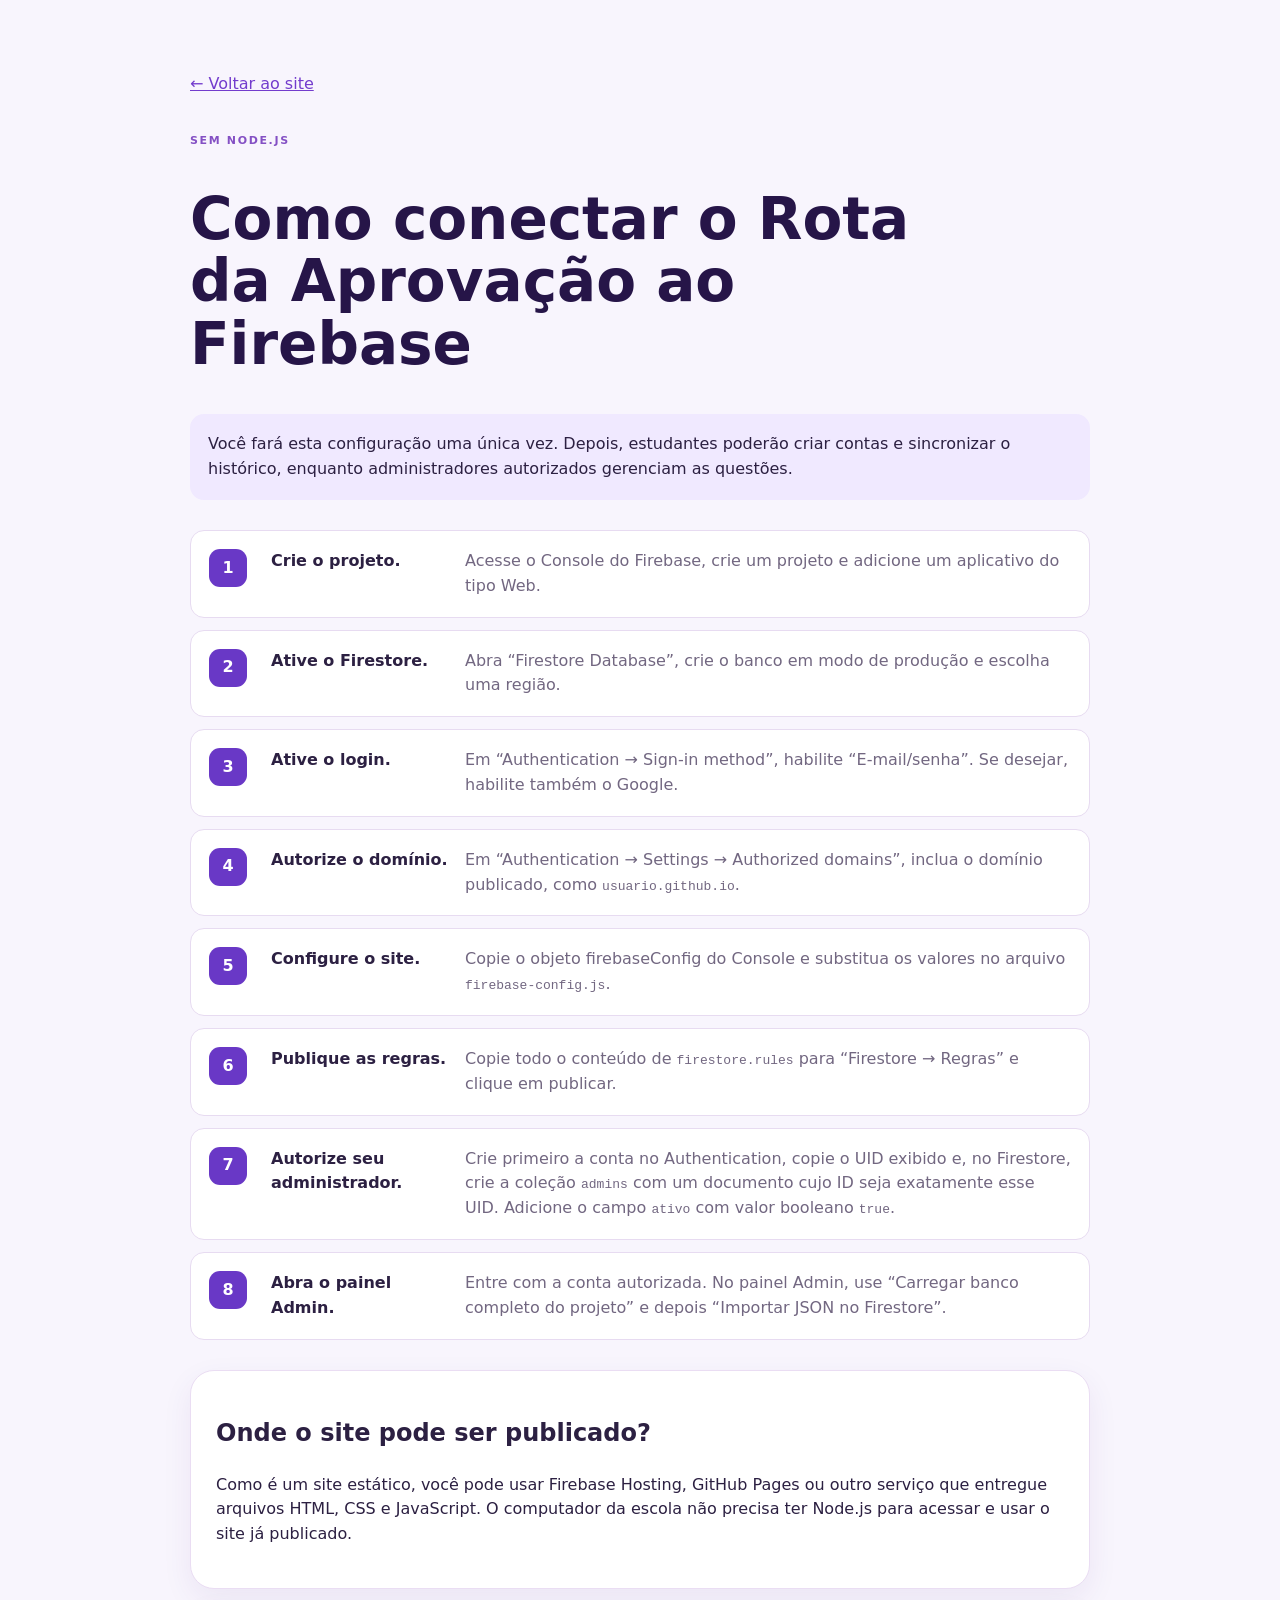
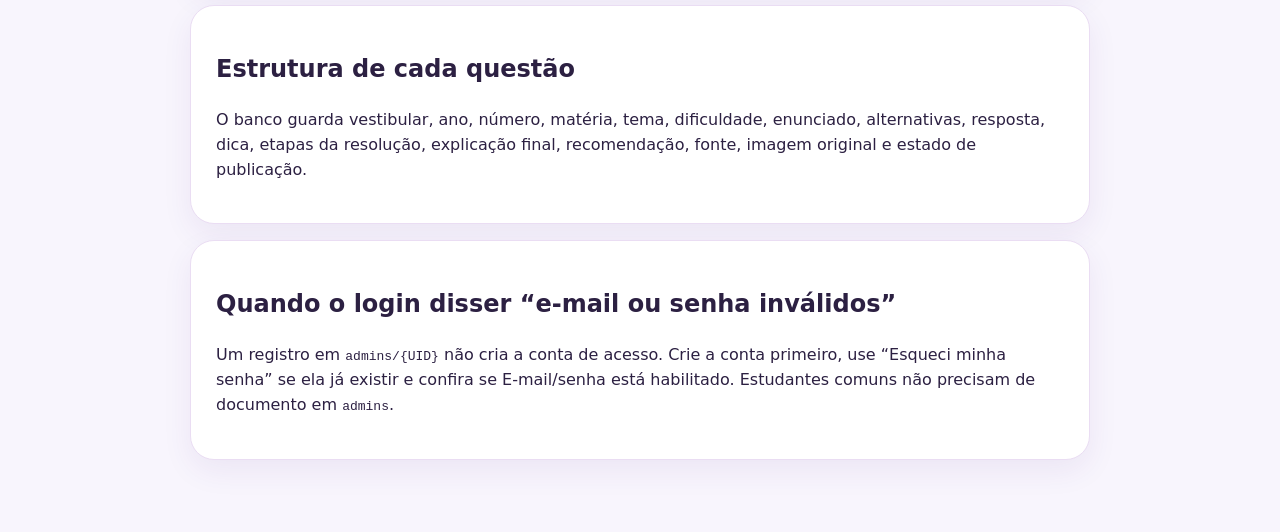
<file: configuracao-firebase.html>
<!DOCTYPE html>
<html lang="pt-BR">
<head>
  <meta charset="UTF-8">
  <meta name="viewport" content="width=device-width, initial-scale=1.0">
  <title>Configuração do Firebase — Rota da Aprovação</title>
  <link rel="stylesheet" href="style.css">
</head>
<body class="pagina-configuracao">
  <main class="container secao guia-configuracao">
    <a href="index.html">← Voltar ao site</a>
    <span class="etiqueta">SEM NODE.JS</span>
    <h1>Como conectar o Rota da Aprovação ao Firebase</h1>
    <p class="resumo-destaque">Você fará esta configuração uma única vez. Depois, estudantes poderão criar contas e sincronizar o histórico, enquanto administradores autorizados gerenciam as questões.</p>

    <ol class="etapas-configuracao">
      <li><strong>Crie o projeto.</strong><span>Acesse o Console do Firebase, crie um projeto e adicione um aplicativo do tipo Web.</span></li>
      <li><strong>Ative o Firestore.</strong><span>Abra “Firestore Database”, crie o banco em modo de produção e escolha uma região.</span></li>
      <li><strong>Ative o login.</strong><span>Em “Authentication → Sign-in method”, habilite “E-mail/senha”. Se desejar, habilite também o Google.</span></li>
      <li><strong>Autorize o domínio.</strong><span>Em “Authentication → Settings → Authorized domains”, inclua o domínio publicado, como <code>usuario.github.io</code>.</span></li>
      <li><strong>Configure o site.</strong><span>Copie o objeto firebaseConfig do Console e substitua os valores no arquivo <code>firebase-config.js</code>.</span></li>
      <li><strong>Publique as regras.</strong><span>Copie todo o conteúdo de <code>firestore.rules</code> para “Firestore → Regras” e clique em publicar.</span></li>
      <li><strong>Autorize seu administrador.</strong><span>Crie primeiro a conta no Authentication, copie o UID exibido e, no Firestore, crie a coleção <code>admins</code> com um documento cujo ID seja exatamente esse UID. Adicione o campo <code>ativo</code> com valor booleano <code>true</code>.</span></li>
      <li><strong>Abra o painel Admin.</strong><span>Entre com a conta autorizada. No painel Admin, use “Carregar banco completo do projeto” e depois “Importar JSON no Firestore”.</span></li>
    </ol>

    <section class="painel-branco">
      <h2>Onde o site pode ser publicado?</h2>
      <p>Como é um site estático, você pode usar Firebase Hosting, GitHub Pages ou outro serviço que entregue arquivos HTML, CSS e JavaScript. O computador da escola não precisa ter Node.js para acessar e usar o site já publicado.</p>
    </section>

    <section class="painel-branco">
      <h2>Estrutura de cada questão</h2>
      <p>O banco guarda vestibular, ano, número, matéria, tema, dificuldade, enunciado, alternativas, resposta, dica, etapas da resolução, explicação final, recomendação, fonte, imagem original e estado de publicação.</p>
    </section>

    <section class="painel-branco">
      <h2>Quando o login disser “e-mail ou senha inválidos”</h2>
      <p>Um registro em <code>admins/{UID}</code> não cria a conta de acesso. Crie a conta primeiro, use “Esqueci minha senha” se ela já existir e confira se E-mail/senha está habilitado. Estudantes comuns não precisam de documento em <code>admins</code>.</p>
    </section>
  </main>
</body>
</html>
</file>
<file: style.css>
/* =========================================================
   1. VARIÁVEIS E BASE
   As variáveis centralizam cores, tamanhos e sombras.
   ========================================================= */
:root {
  --azul-950:#071b48; --azul-900:#0a3470; --azul-700:#1558aa; --azul-100:#e9f4ff;
  --ciano:#20d7d5; --ciano-escuro:#08aeb8; --ciano-claro:#e8ffff;
  --coral:#ff7b78; --coral-claro:#fff0ef; --verde:#079b78; --verde-claro:#e9fbf5;
  --lilas:#6548df; --lilas-claro:#f0edff; --amarelo:#efa721; --amarelo-claro:#fff8e7;
  --texto:#12213f; --muted:#64748b; --linha:#dce8f2; --fundo:#eff6fb; --branco:#fff;
  --sombra:0 24px 65px rgba(7,38,91,.12); --raio:26px; --largura:1220px;
}

* { box-sizing:border-box; }
html { scroll-behavior:smooth; }
body { margin:0; color:var(--texto); background:var(--fundo); font-family:Inter,ui-sans-serif,system-ui,-apple-system,"Segoe UI",sans-serif; line-height:1.55; -webkit-font-smoothing:antialiased; }
[hidden] { display:none!important; }
button,input,select { font:inherit; }
button { color:inherit; }
a { color:var(--azul-700); }
.container { width:min(var(--largura),calc(100% - 40px)); margin-inline:auto; }
.pagina { display:none; min-height:70vh; }
.pagina.active { display:block; animation:aparecer .25s ease; }
@keyframes aparecer { from{opacity:0;transform:translateY(5px)} to{opacity:1;transform:none} }

/* =========================================================
   2. CABEÇALHO E NAVEGAÇÃO
   ========================================================= */
.topbar { position:sticky; top:0; z-index:50; background:rgba(255,255,255,.96); border-bottom:1px solid var(--linha); backdrop-filter:blur(12px); }
.topbar-content { min-height:74px; display:flex; align-items:center; justify-content:space-between; gap:24px; }
.logo { display:flex; align-items:center; gap:10px; border:0; background:none; cursor:pointer; text-align:left; padding:0; }
.logo-icon { display:grid; place-items:center; width:40px; height:40px; border-radius:12px; color:white; background:linear-gradient(135deg,var(--azul-700),var(--lilas)); font-size:21px; }
.logo strong,.logo small { display:block; line-height:1; letter-spacing:.08em; }
.logo strong { color:var(--azul-950); font-size:18px; }
.logo small { margin-top:4px; color:var(--muted); font-size:9px; }
.menu { display:flex; align-items:center; gap:4px; }
.menu button { border:0; background:none; padding:10px 12px; border-radius:10px; color:var(--muted); cursor:pointer; font-size:14px; font-weight:700; }
.menu button:hover,.menu button.active { background:var(--azul-100); color:var(--azul-900); }
.menu-mobile { display:none; border:0; background:var(--azul-100); border-radius:10px; width:42px; height:42px; font-size:21px; cursor:pointer; }

/* =========================================================
   3. BOTÕES E ELEMENTOS REUTILIZÁVEIS
   ========================================================= */
.botao-primario,.botao-secundario,.botao-perigo,.botao-texto { border:0; border-radius:12px; cursor:pointer; font-weight:800; transition:.2s ease; }
.botao-primario { padding:13px 20px; color:white; background:var(--azul-700); box-shadow:0 8px 18px rgba(40,92,168,.22); }
.botao-primario:hover { transform:translateY(-2px); background:var(--azul-900); }
.botao-secundario { padding:13px 20px; background:white; color:var(--azul-900); border:1px solid var(--linha); }
.botao-secundario:hover { border-color:var(--azul-700); }
.botao-texto { padding:8px 10px; background:transparent; color:var(--azul-700); }
.botao-perigo { padding:11px 16px; background:#fff1f0; color:#b33e39; }
.etiqueta { color:var(--azul-700); font-size:11px; font-weight:900; letter-spacing:.12em; }
.secao { padding-block:64px; }
.titulo-secao { display:flex; align-items:end; justify-content:space-between; margin-bottom:24px; }
.titulo-secao h2,.titulo-painel h2 { margin:5px 0 0; color:var(--azul-950); font-size:clamp(24px,3vw,34px); line-height:1.16; }
.fundo-suave { background:var(--fundo); padding-block:64px; }
.duas-colunas { display:grid; grid-template-columns:1fr 1fr; gap:46px; }

/* =========================================================
   4. PÁGINA INICIAL
   ========================================================= */
.hero { overflow:hidden; color:white; background:radial-gradient(circle at 80% 20%,#385c9a 0,transparent 28%),linear-gradient(125deg,#112d5a,#173f75 55%,#285a96); }
.hero-grid { min-height:590px; display:grid; grid-template-columns:1.25fr .75fr; align-items:center; gap:70px; padding-block:70px; }
.hero .etiqueta { color:#a9c9ff; }
.hero h1 { margin:18px 0; font-size:clamp(43px,6vw,73px); line-height:1.02; letter-spacing:-.045em; }
.hero h1 em { color:#ff9a83; font-style:normal; }
.hero-texto>p { max-width:670px; color:#d4e1f5; font-size:18px; }
.acoes { display:flex; flex-wrap:wrap; gap:12px; margin:30px 0; }
.hero .botao-primario { background:var(--coral); }
.hero .botao-secundario { color:white; background:rgba(255,255,255,.08); border-color:rgba(255,255,255,.2); }
.hero-numeros { display:flex; gap:34px; margin-top:35px; }
.hero-numeros span { display:flex; flex-direction:column; }
.hero-numeros strong { font-size:27px; }
.hero-numeros small { color:#a9bad2; }
.painel-hero { padding:24px; background:rgba(255,255,255,.1); border:1px solid rgba(255,255,255,.18); border-radius:26px; box-shadow:0 28px 70px rgba(0,0,0,.25); backdrop-filter:blur(10px); }
.painel-topo { display:flex; justify-content:space-between; font-size:11px; letter-spacing:.1em; font-weight:900; }
.pulso { color:#8fe2bb; }
.anel-progresso { --progresso:0deg; width:178px; height:178px; margin:30px auto; display:flex; flex-direction:column; align-items:center; justify-content:center; border-radius:50%; background:radial-gradient(circle closest-side,#183d70 76%,transparent 78%),conic-gradient(#ff947e var(--progresso),rgba(255,255,255,.13) 0); }
.anel-progresso strong { font-size:37px; }
.anel-progresso small { color:#b9cae0; }
.mini-estatisticas { display:grid; grid-template-columns:repeat(3,1fr); margin-bottom:20px; }
.mini-estatisticas span { text-align:center; border-right:1px solid rgba(255,255,255,.16); }
.mini-estatisticas span:last-child { border:0; }
.mini-estatisticas strong,.mini-estatisticas small { display:block; }
.mini-estatisticas strong { font-size:22px; }
.mini-estatisticas small { color:#b9cae0; font-size:11px; }
.proxima-acao { width:100%; display:flex; justify-content:space-between; align-items:center; padding:15px; color:white; background:rgba(255,255,255,.1); border:1px solid rgba(255,255,255,.15); border-radius:14px; cursor:pointer; text-align:left; }
.proxima-acao small,.proxima-acao strong { display:block; }
.proxima-acao small { color:#9fb7d5; font-size:9px; letter-spacing:.1em; }
.proxima-acao b { font-size:28px; }
.recursos-grid { display:grid; grid-template-columns:repeat(3,1fr); gap:18px; }
.recurso-card { position:relative; padding:25px; text-align:left; border:1px solid var(--linha); border-radius:var(--raio); background:white; cursor:pointer; transition:.2s; }
.recurso-card:hover { transform:translateY(-4px); box-shadow:var(--sombra); }
.recurso-card>b { position:absolute; right:20px; top:18px; color:#d8e0ea; font-size:31px; }
.recurso-card h3 { margin:18px 0 7px; color:var(--azul-950); }
.recurso-card p { min-height:50px; margin:0 0 18px; color:var(--muted); }
.recurso-card small { color:var(--azul-700); font-weight:800; }
.recurso-icone,.guia-icone { display:grid; place-items:center; width:45px; height:45px; border-radius:12px; font-weight:900; }
.lilas { color:var(--lilas); background:var(--lilas-claro); }.coral { color:var(--coral); background:var(--coral-claro); }.verde { color:var(--verde); background:var(--verde-claro); }.azul { color:var(--azul-700); background:var(--azul-100); }.amarelo { color:#a36c00; background:var(--amarelo-claro); }

/* =========================================================
   5. CABEÇALHOS INTERNOS, AGENDA E AVISOS
   ========================================================= */
.cabecalho-pagina { padding-block:42px; color:white; background:linear-gradient(120deg,var(--azul-950),var(--azul-700)); }
.cabecalho-pagina>.container { display:flex; align-items:center; gap:19px; }
.cabecalho-pagina .etiqueta { color:#a9c9ff; }
.cabecalho-pagina h1 { margin:4px 0; font-size:38px; line-height:1.1; }
.cabecalho-pagina p { margin:0; color:#cfddf0; }
.cabecalho-icone { display:grid; place-items:center; min-width:58px; height:58px; border-radius:17px; background:rgba(255,255,255,.12); font-size:27px; }
.lista-cards,.lista-avisos { display:grid; gap:13px; }
.data-card,.guia-mini,.aviso-largo { display:flex; align-items:center; gap:15px; background:white; border:1px solid var(--linha); border-radius:15px; padding:14px; }
.bloco-data { display:grid; place-items:center; width:58px; min-width:58px; height:62px; border-radius:12px; }
.bloco-data strong { font-size:20px; line-height:1; }.bloco-data small { font-size:10px; font-weight:900; }
.data-card h3,.guia-mini h3 { margin:2px 0; font-size:15px; }.data-card p,.guia-mini p { margin:0; color:var(--muted); font-size:12px; }
.tipo { color:var(--azul-700); font-size:9px; font-weight:900; letter-spacing:.1em; }.seta { margin-left:auto; color:#98a5b8; font-size:24px; }
.agenda-grid { display:grid; grid-template-columns:310px 1fr; gap:35px; }
.resumo-agenda,.painel-branco { padding:25px; background:white; border:1px solid var(--linha); border-radius:var(--raio); box-shadow:0 10px 30px rgba(20,44,82,.06); }
.resumo-agenda { align-self:start; color:white; background:var(--azul-950); }
.resumo-agenda>span { color:#a9c9ff; font-size:10px; font-weight:900; letter-spacing:.1em; }
.resumo-agenda>strong { display:block; margin-top:7px; font-size:25px; }
.resumo-agenda p { color:#c8d7eb; }
.dica { display:flex; flex-direction:column; gap:4px; padding:13px; border-radius:12px; background:rgba(255,255,255,.08); }
.dica small { color:#c8d7eb; }
.observacao { color:var(--muted); font-size:12px; }
.aviso-largo { padding:20px; }
.aviso-largo.urgente { border-left:4px solid var(--coral); }
.data-larga { display:flex; flex-direction:column; min-width:58px; text-align:center; color:var(--azul-950); font-size:24px; font-weight:900; }
.data-larga small { font-size:10px; letter-spacing:.1em; }
.aviso-largo h3 { margin:6px 0; }.aviso-largo p { margin:0; color:var(--muted); }
.aviso-largo a { margin-left:auto; white-space:nowrap; font-weight:800; font-size:13px; }
.selo { display:inline-block; padding:4px 8px; border-radius:6px; font-size:9px; font-weight:900; letter-spacing:.08em; }

/* =========================================================
   6. GUIAS DE ESTUDO E JANELA MODAL
   ========================================================= */
.barra-filtros,.painel-filtros { display:flex; gap:12px; margin-bottom:23px; }
.busca { flex:1; display:flex; align-items:center; gap:8px; min-height:47px; padding:0 14px; background:white; border:1px solid var(--linha); border-radius:12px; }
.busca input { width:100%; border:0; outline:0; color:var(--texto); background:transparent; }
select { min-height:47px; padding:0 36px 0 13px; border:1px solid var(--linha); border-radius:12px; color:var(--texto); background:white; }
.guias-grid { display:grid; grid-template-columns:repeat(3,1fr); gap:18px; }
.guia-card { display:flex; flex-direction:column; padding:22px; background:white; border:1px solid var(--linha); border-radius:var(--raio); transition:.2s; }
.guia-card:hover { transform:translateY(-3px); box-shadow:var(--sombra); }
.guia-card-topo { display:flex; justify-content:space-between; align-items:start; }
.guia-card h3 { margin:17px 0 6px; color:var(--azul-950); font-size:20px; }
.guia-card p { flex:1; margin:0 0 18px; color:var(--muted); }
.guia-meta { display:flex; justify-content:space-between; padding-top:14px; border-top:1px solid var(--linha); color:var(--muted); font-size:12px; }
.guia-card button { margin-top:14px; }
.modal-guia { width:min(760px,calc(100% - 30px)); max-height:88vh; padding:0; border:0; border-radius:22px; box-shadow:0 30px 90px rgba(10,30,60,.35); }
.modal-guia::backdrop { background:rgba(11,26,49,.72); backdrop-filter:blur(4px); }
.fechar-modal { position:sticky; float:right; top:16px; margin:16px 16px 0 0; width:38px; height:38px; border:0; border-radius:50%; background:var(--fundo); cursor:pointer; font-size:23px; }
.guia-conteudo { padding:42px; }
.guia-conteudo h1 { color:var(--azul-950); line-height:1.1; }.guia-conteudo h2 { margin-top:28px; color:var(--azul-900); }
.resumo-destaque,.formula { padding:18px; border-radius:14px; }
.resumo-destaque { background:var(--azul-100); }.formula { color:#4d3785; background:var(--lilas-claro); font-weight:800; }
.passos-guia { padding-left:20px; }.passos-guia li { margin-bottom:10px; }

/* =========================================================
   7. ÁREA DE QUESTÕES
   ========================================================= */
.area-questoes { max-width:980px; }
.painel-filtros { flex-direction:column; padding:18px; background:var(--fundo); border-radius:17px; }
.selects-filtros { display:grid; grid-template-columns:repeat(auto-fit,minmax(170px,1fr)); gap:10px; }
.filtros { display:flex; gap:8px; flex-wrap:wrap; }
.filtros button { padding:8px 12px; border:1px solid var(--linha); border-radius:999px; background:white; color:var(--muted); cursor:pointer; font-size:12px; font-weight:800; }
.filtros button.active { color:white; border-color:var(--azul-700); background:var(--azul-700); }
.status-pratica { display:flex; align-items:center; gap:14px; margin:18px 4px; color:var(--muted); font-size:12px; font-weight:800; }
.barra-status { flex:1; height:7px; overflow:hidden; border-radius:20px; background:#e7ebf1; }
.barra-status span { display:block; height:100%; width:0; background:linear-gradient(90deg,var(--coral),var(--amarelo)); transition:.3s; }
.questao-card { padding:30px; background:white; border:1px solid var(--linha); border-radius:22px; box-shadow:var(--sombra); }
.questao-topo { display:flex; align-items:center; flex-wrap:wrap; gap:8px; }
.tag { display:inline-flex; padding:5px 9px; border-radius:7px; background:var(--azul-100); color:var(--azul-700); font-size:10px; font-weight:900; letter-spacing:.05em; }
.tag.nivel { color:#8b6100; background:var(--amarelo-claro); }
.favoritar { margin-left:auto; border:0; background:none; color:#9aa6b8; cursor:pointer; font-size:24px; }
.favoritar.ativo { color:var(--amarelo); }
.questao-card h2 { margin:23px 0 20px; color:var(--azul-950); font-size:21px; line-height:1.5; white-space:pre-line; }
.opcoes { display:grid; gap:10px; }
.opcao { width:100%; display:flex; align-items:center; gap:13px; padding:14px; text-align:left; border:1px solid var(--linha); border-radius:12px; background:white; cursor:pointer; transition:.15s; }
.opcao:hover:not(:disabled),.opcao.selecionada { border-color:var(--azul-700); background:var(--azul-100); }
.opcao b { display:grid; place-items:center; min-width:31px; height:31px; border-radius:8px; color:var(--azul-700); background:var(--fundo); }
.opcao.correta { border-color:var(--verde); background:var(--verde-claro); }.opcao.correta b { color:white; background:var(--verde); }
.opcao.errada { border-color:var(--coral); background:var(--coral-claro); }.opcao.errada b { color:white; background:var(--coral); }
.resultado { margin-left:auto; font-size:20px; font-weight:900; }
.acoes-questao { display:flex; flex-wrap:wrap; gap:10px; margin-top:20px; }
.acoes-questao .navegacao { margin-left:auto; display:flex; gap:8px; }
.caixa-dica,.resolucao { margin-top:19px; padding:18px; border-radius:14px; }
.caixa-dica { border-left:4px solid var(--amarelo); background:var(--amarelo-claro); }
.caixa-dica h3,.resolucao h3 { margin:0 0 6px; }
.resolucao { border-left:4px solid var(--verde); background:var(--verde-claro); }
.resolucao ol { padding-left:20px; }.resolucao li { margin-bottom:9px; }
.resposta-final { margin-top:12px; padding-top:12px; border-top:1px solid #b9ddca; font-weight:900; }
.recomendacao-questao { margin-top:14px; padding:14px; border-radius:12px; background:rgba(255,255,255,.66); }
.recomendacao-questao p { margin:4px 0 0; }
.fonte-questao { display:block; margin-top:16px; color:var(--muted); font-size:11px; }
.vazio { padding:50px 20px; text-align:center; }.vazio div { font-size:40px; }.vazio h2 { margin-bottom:5px; }.vazio p { color:var(--muted); }

/* =========================================================
   8. DESEMPENHO
   ========================================================= */
.metricas-grid { display:grid; grid-template-columns:repeat(4,1fr); gap:15px; margin-bottom:25px; }
.metrica { padding:20px; background:white; border:1px solid var(--linha); border-radius:16px; }
.metrica small,.metrica strong { display:block; }.metrica small { color:var(--muted); }.metrica strong { margin:5px 0; color:var(--azul-950); font-size:30px; }
.desempenho-grid { display:grid; grid-template-columns:1.4fr .6fr; gap:22px; }
.linha-materia { display:grid; grid-template-columns:120px 1fr 55px; align-items:center; gap:13px; margin:17px 0; font-size:13px; }
.barra-materia { height:10px; overflow:hidden; border-radius:20px; background:#edf0f4; }.barra-materia span { display:block; height:100%; background:linear-gradient(90deg,var(--azul-700),var(--lilas)); }
.recomendacao h2 { color:var(--azul-950); }.recomendacao p { color:var(--muted); }.recomendacao button { width:100%; margin-top:10px; }

/* =========================================================
   9. PAINEL FIREBASE
   ========================================================= */
.firebase-aviso { margin-bottom:20px; padding:17px 20px; color:#174a35; background:var(--verde-claro); border:1px solid #bfe3d1; border-radius:14px; }
.firebase-aviso p { margin:5px 0 0; }
.admin-login { max-width:520px; margin:auto; }
.admin-login h2 { margin-bottom:4px; color:var(--azul-950); }
.admin-login>p { color:var(--muted); }
.admin-login form,.formulario-questao { display:grid; gap:15px; }
.admin-login label,.formulario-questao label { display:grid; gap:6px; color:var(--azul-950); font-size:14px; font-weight:800; }
.admin-login input,.formulario-questao input,.formulario-questao textarea,.formulario-questao select { width:100%; min-height:45px; padding:10px 12px; color:var(--texto); background:white; border:1px solid var(--linha); border-radius:10px; outline:0; }
.admin-login input:focus,.formulario-questao input:focus,.formulario-questao textarea:focus,.formulario-questao select:focus { border-color:var(--azul-700); box-shadow:0 0 0 3px var(--azul-100); }
.mensagem-erro { color:#b33e39!important; font-weight:700; }.mensagem-form { min-height:24px; margin:0; color:var(--verde); font-weight:800; }
.admin-ajuda { padding:12px 14px; border-radius:12px; background:#f8f9fc; font-size:13px; }
.admin-barra { display:flex; align-items:center; justify-content:space-between; gap:20px; margin-bottom:20px; padding:16px 20px; background:var(--azul-950); color:white; border-radius:15px; }
.admin-barra strong,.admin-barra span { display:block; }.admin-barra .etiqueta { color:#a9c9ff; }.admin-barra>div:last-child { display:flex; gap:8px; }
.admin-grid { display:grid; grid-template-columns:minmax(0,1.2fr) minmax(330px,.8fr); gap:22px; align-items:start; }
.titulo-painel { display:flex; align-items:start; justify-content:space-between; gap:14px; margin-bottom:18px; }
.titulo-painel h2 { font-size:25px; }
.campos-linha { display:grid; gap:11px; }.campos-linha.tres { grid-template-columns:repeat(3,1fr); }.campos-linha.quatro { grid-template-columns:1fr 1fr .8fr 1fr; }
.formulario-questao fieldset { margin:0; padding:15px; border:1px solid var(--linha); border-radius:12px; }
.formulario-questao legend { padding:0 7px; color:var(--azul-950); font-weight:900; }
.alternativa-admin { grid-template-columns:32px 1fr!important; align-items:center; margin-bottom:8px; }
.alternativa-admin b { display:grid; place-items:center; width:30px; height:30px; color:var(--azul-700); background:var(--azul-100); border-radius:8px; }
.formulario-questao .checkbox { display:flex; grid-template-columns:none; align-items:center; gap:9px; }.formulario-questao .checkbox input { width:18px; min-height:18px; }
.lista-admin { position:sticky; top:94px; max-height:calc(100vh - 120px); overflow:auto; }
.lista-admin>.busca { margin-bottom:14px; }
.item-admin { padding:15px 4px; border-bottom:1px solid var(--linha); }
.item-admin.rascunho { opacity:.58; }
.item-admin>div:first-child { display:flex; align-items:center; gap:6px; }.item-admin>div:first-child small { margin-left:auto; color:var(--muted); }
.item-admin h3 { margin:10px 0 4px; color:var(--azul-950); font-size:16px; }.item-admin p { display:-webkit-box; overflow:hidden; margin:0; color:var(--muted); font-size:13px; -webkit-line-clamp:2; -webkit-box-orient:vertical; }
.acoes-admin { display:flex; justify-content:flex-end; margin-top:6px; }.acoes-admin .perigo { color:#b33e39; }
.carregando { color:var(--muted); text-align:center; }

/* Guia de configuração incluído no ZIP. */
.pagina-configuracao { background:var(--fundo); }
.guia-configuracao { max-width:900px; }
.guia-configuracao>h1 { max-width:760px; color:var(--azul-950); font-size:clamp(35px,5vw,58px); line-height:1.08; }
.guia-configuracao>.etiqueta { display:block; margin-top:35px; }
.etapas-configuracao { display:grid; gap:12px; margin:30px 0; padding:0; list-style:none; counter-reset:etapa; }
.etapas-configuracao li { counter-increment:etapa; display:grid; grid-template-columns:48px 180px 1fr; align-items:start; gap:14px; padding:18px; background:white; border:1px solid var(--linha); border-radius:14px; }
.etapas-configuracao li::before { content:counter(etapa); display:grid; place-items:center; width:38px; height:38px; color:white; background:var(--azul-700); border-radius:11px; font-weight:900; }
.etapas-configuracao span { color:var(--muted); }
.guia-configuracao>.painel-branco { margin-top:16px; }

/* =========================================================
   10. RODAPÉ E RESPONSIVIDADE
   ========================================================= */
footer { border-top:1px solid var(--linha); background:white; }
.rodape { min-height:120px; display:flex; align-items:center; justify-content:space-between; gap:25px; color:var(--muted); font-size:12px; }
.rodape>p { max-width:500px; text-align:center; }

@media (max-width:900px) {
  .menu-mobile { display:block; }
  .menu { display:none; position:absolute; left:20px; right:20px; top:66px; padding:10px; background:white; border:1px solid var(--linha); border-radius:14px; box-shadow:var(--sombra); }
  .menu.aberto { display:grid; }.menu button { text-align:left; }
  .hero-grid { grid-template-columns:1fr; gap:35px; }.painel-hero { max-width:480px; }
  .recursos-grid,.guias-grid { grid-template-columns:repeat(2,1fr); }
  .selects-filtros { grid-template-columns:repeat(2,1fr); }
  .duas-colunas,.desempenho-grid { grid-template-columns:1fr; }
  .agenda-grid { grid-template-columns:1fr; }.resumo-agenda { position:static; }
  .metricas-grid { grid-template-columns:repeat(2,1fr); }
  .admin-grid { grid-template-columns:1fr; }.lista-admin { position:static; max-height:none; }
  .campos-linha.quatro { grid-template-columns:repeat(2,1fr); }
}

@media (max-width:620px) {
  .container { width:min(100% - 24px,var(--largura)); }
  .secao,.fundo-suave { padding-block:42px; }
  .hero-grid { min-height:auto; padding-block:50px; }.hero h1 { font-size:42px; }
  .hero-numeros { gap:18px; }.hero-numeros strong { font-size:22px; }.hero-numeros small { font-size:10px; }
  .recursos-grid,.guias-grid,.selects-filtros,.metricas-grid,.campos-linha.tres,.campos-linha.quatro { grid-template-columns:1fr; }
  .barra-filtros { flex-direction:column; }.barra-filtros select { width:100%; }
  .cabecalho-pagina h1 { font-size:29px; }.cabecalho-icone { display:none; }
  .questao-card { padding:19px; }.questao-card h2 { font-size:18px; }
  .acoes-questao .navegacao { width:100%; margin:0; }.acoes-questao .navegacao button { flex:1; }
  .aviso-largo { align-items:flex-start; flex-wrap:wrap; }.aviso-largo a { margin-left:73px; }
  .linha-materia { grid-template-columns:90px 1fr 42px; }
  .rodape { flex-direction:column; justify-content:center; padding-block:28px; text-align:center; }.rodape>p { margin:0; }
  .guia-conteudo { padding:28px 22px; }
  .admin-barra { align-items:flex-start; flex-direction:column; }.admin-barra>div:last-child { width:100%; flex-direction:column; }.admin-barra button { width:100%; }
  .etapas-configuracao li { grid-template-columns:44px 1fr; }.etapas-configuracao li span { grid-column:2; }
}

/* Respeita usuários que preferem menos animação no sistema. */
@media (prefers-reduced-motion:reduce) { * { scroll-behavior:auto!important; animation:none!important; transition:none!important; } }


/* Importador JSON em massa */
.importador-json{margin:1.25rem 0}.importador-json .acoes{display:flex;gap:.75rem;align-items:center;flex-wrap:wrap;margin:.75rem 0}.seletor-arquivo{display:inline-flex;align-items:center;gap:.5rem;cursor:pointer}.seletor-arquivo input{max-width:260px}.json-log{max-height:260px;overflow:auto;white-space:pre-wrap;background:#10131a;color:#e9edf5;padding:1rem;border-radius:12px;font-size:.85rem;margin-top:.75rem}
.opcoes-classificacao{display:grid;gap:.55rem;margin:1rem 0;padding:1rem;border:1px solid var(--linha);border-radius:12px;background:#f7f9fc}.opcoes-classificacao label{display:flex;align-items:flex-start;gap:.55rem;font-weight:650}.opcoes-classificacao input{width:auto;margin-top:.2rem}.opcoes-classificacao small{color:var(--muted)}
.json-categorias{margin:.8rem 0;padding:1rem;border-radius:12px;background:#eef7ff;border:1px solid #cfe5f7}.grade-categorias{display:grid;grid-template-columns:repeat(auto-fit,minmax(150px,1fr));gap:.55rem;margin:.7rem 0}.grade-categorias span{display:flex;justify-content:space-between;gap:.5rem;padding:.55rem .7rem;background:white;border-radius:9px}.grade-categorias small{color:var(--muted)}

/* =========================================================
   11. EXPERIÊNCIA VISUAL V4
   ========================================================= */
.topbar { background:rgba(255,255,255,.86); border-bottom:1px solid rgba(228,231,236,.85); box-shadow:0 4px 24px rgba(16,24,40,.04); }
.topbar-content { min-height:70px; }
.logo-icon { background:linear-gradient(140deg,#6366f1,#7c3aed 55%,#ec4899); box-shadow:0 9px 24px rgba(79,70,229,.28); }
.menu { padding:5px; border:1px solid #eaecf0; border-radius:14px; background:rgba(249,250,251,.82); }
.menu button { padding:9px 11px; border-radius:9px; font-size:13px; }
.menu button:hover,.menu button.active { color:#3730a3; background:white; box-shadow:0 3px 10px rgba(16,24,40,.08); }
.menu .nav-conta { display:flex; align-items:center; gap:6px; color:#4338ca; background:#eef2ff; }
.nav-avatar { width:8px; height:8px; overflow:hidden; color:transparent; background:#22c55e; border-radius:50%; box-shadow:0 0 0 3px #dcfce7; }
.pagina.active { animation:aparecer .32s ease; }
.botao-primario { background:linear-gradient(135deg,#4f46e5,#6d4de8); box-shadow:0 10px 24px rgba(79,70,229,.24); }
.botao-primario:hover { background:linear-gradient(135deg,#4338ca,#5b35d5); box-shadow:0 14px 28px rgba(79,70,229,.3); }
.botao-primario:disabled,.botao-secundario:disabled { opacity:.5; cursor:not-allowed; transform:none; box-shadow:none; }
.botao-secundario { border-color:#d0d5dd; box-shadow:0 1px 2px rgba(16,24,40,.04); }
.botao-texto { color:#4f46e5; }
.etiqueta { color:#4f46e5; }
.secao { padding-block:72px; }

.hero { position:relative; isolation:isolate; background:radial-gradient(circle at 85% 18%,rgba(99,102,241,.42),transparent 28%),radial-gradient(circle at 15% 92%,rgba(236,72,153,.2),transparent 28%),linear-gradient(128deg,#0c1224,#18264c 52%,#312e81); }
.hero::before { content:""; position:absolute; inset:0; z-index:-1; opacity:.22; background-image:linear-gradient(rgba(255,255,255,.08) 1px,transparent 1px),linear-gradient(90deg,rgba(255,255,255,.08) 1px,transparent 1px); background-size:48px 48px; mask-image:linear-gradient(to right,black,transparent 85%); }
.hero-grid { min-height:620px; }
.hero h1 { max-width:800px; font-weight:850; letter-spacing:-.055em; }
.hero h1 em { color:#f9a8d4; background:linear-gradient(90deg,#fb7185,#f9a8d4); -webkit-background-clip:text; background-clip:text; -webkit-text-fill-color:transparent; }
.hero-texto>p { color:#d6def5; }
.hero .botao-primario { color:#1e1b4b; background:white; box-shadow:0 12px 30px rgba(0,0,0,.18); }
.hero .botao-primario:hover { color:#3730a3; background:#f8fafc; }
.painel-hero { background:linear-gradient(145deg,rgba(255,255,255,.16),rgba(255,255,255,.07)); border-color:rgba(255,255,255,.22); box-shadow:0 32px 90px rgba(0,0,0,.3); }
.anel-progresso { background:radial-gradient(circle closest-side,#1c2852 75%,transparent 77%),conic-gradient(#fb7185 var(--progresso),rgba(255,255,255,.13) 0); }
.recurso-card,.guia-card,.data-card,.guia-mini,.aviso-largo,.metrica,.painel-branco { border-color:#eaecf0; box-shadow:0 8px 28px rgba(16,24,40,.055); }
.recurso-card:hover,.guia-card:hover { border-color:#c7d2fe; box-shadow:0 24px 60px rgba(79,70,229,.12); }
.cabecalho-pagina { position:relative; overflow:hidden; padding-block:50px; background:radial-gradient(circle at 82% 20%,rgba(129,140,248,.42),transparent 28%),linear-gradient(125deg,#111827,#26335d 65%,#3730a3); }
.cabecalho-pagina::after { content:""; position:absolute; width:320px; height:320px; right:-120px; bottom:-240px; border:50px solid rgba(255,255,255,.06); border-radius:50%; }
.cabecalho-pagina>.container { position:relative; z-index:1; }
.cabecalho-pagina .etiqueta { color:#c7d2fe; }
.cabecalho-pagina h1 { letter-spacing:-.035em; }
.cabecalho-icone { background:linear-gradient(145deg,rgba(255,255,255,.2),rgba(255,255,255,.08)); border:1px solid rgba(255,255,255,.14); }

.barra-filtros,.painel-filtros { border:1px solid #eaecf0; background:rgba(255,255,255,.8); box-shadow:0 10px 35px rgba(16,24,40,.055); backdrop-filter:blur(12px); }
.painel-filtros { padding:20px; border-radius:20px; }
.busca,select { border-color:#dfe3ea; }
.busca:focus-within,select:focus { border-color:#818cf8; outline:0; box-shadow:0 0 0 4px #eef2ff; }
.filtros button { border-color:#e4e7ec; }
.filtros button.active { border-color:#4f46e5; background:#4f46e5; box-shadow:0 7px 16px rgba(79,70,229,.2); }
.aviso-sincronizacao { display:flex; align-items:center; gap:12px; margin-bottom:18px; padding:13px 16px; color:#475467; border:1px solid #e4e7ec; border-radius:15px; background:white; font-size:13px; }
.aviso-sincronizacao>span { display:grid; place-items:center; min-width:32px; height:32px; color:#4f46e5; background:#eef2ff; border-radius:10px; font-weight:900; }
.aviso-sincronizacao p { margin:0; }
.aviso-sincronizacao.sincronizado { color:#067647; border-color:#abefc6; background:#ecfdf3; }
.aviso-sincronizacao.sincronizado>span { color:#067647; background:#d1fadf; }
.link-inline { padding:0; color:#4f46e5; border:0; background:none; cursor:pointer; font-weight:800; text-decoration:underline; text-underline-offset:2px; }
.questao-card { padding:34px; border:1px solid #e4e7ec; border-radius:26px; box-shadow:0 22px 70px rgba(16,24,40,.1); }
.questao-card h2 { letter-spacing:-.018em; }
.tag { border:1px solid #e0e7ff; border-radius:999px; background:#f5f7ff; }
.tag.area-tag { color:#6941c6; border-color:#e9d7fe; background:#f9f5ff; }
.tag.materia-tag { color:#026aa2; border-color:#b9e6fe; background:#f0f9ff; }
.tag.visual { color:#026aa2; background:#f0f9ff; }
.tag.revisar { color:#b54708; border-color:#fedf89; background:#fffaeb; }
.opcao { min-height:58px; border-radius:15px; }
.opcao:hover:not(:disabled),.opcao.selecionada { border-color:#818cf8; background:#f5f7ff; box-shadow:0 0 0 3px #eef2ff; }
.opcao b { border-radius:10px; }
.questao-imagem { overflow:hidden; margin:0 0 24px; border:1px solid #d0d5dd; border-radius:18px; background:#f8fafc; }
.questao-imagem-topo { display:flex; align-items:center; justify-content:space-between; gap:12px; padding:13px 16px; border-bottom:1px solid #e4e7ec; background:white; }
.questao-imagem-topo span,.questao-imagem-topo b,.questao-imagem-topo small { display:block; }
.questao-imagem-topo b { color:#344054; font-size:13px; }
.questao-imagem-topo small { color:#667085; font-size:11px; }
.questao-imagem img { display:block; width:100%; max-height:680px; object-fit:contain; background:#eef1f5; }
.questao-imagem figcaption { padding:10px 16px; color:#667085; background:white; font-size:11px; }
.imagem-erro { margin:0; padding:28px; color:#b42318; text-align:center; }
.consultar-original { width:100%; display:flex; align-items:center; gap:12px; margin:0 0 22px; padding:14px 16px; text-align:left; color:#344054; border:1px dashed #a5b4fc; border-radius:15px; background:#f5f7ff; cursor:pointer; }
.consultar-original>span:first-child { display:grid; place-items:center; width:36px; height:36px; color:white; background:#6366f1; border-radius:10px; }
.consultar-original span:nth-child(2) { flex:1; }
.consultar-original strong,.consultar-original small { display:block; }
.consultar-original small { color:#667085; }
.alerta-alternativas { margin:-8px 0 16px; padding:12px 15px; color:#92400e; border:1px solid #fde68a; border-radius:12px; background:#fffbeb; font-size:13px; }
.modal-imagem { width:min(1120px,calc(100% - 28px)); max-height:94vh; padding:0; overflow:hidden; border:0; border-radius:22px; box-shadow:0 32px 100px rgba(0,0,0,.42); }
.modal-imagem::backdrop { background:rgba(5,10,24,.82); backdrop-filter:blur(6px); }
.modal-imagem-topo { display:flex; align-items:center; justify-content:space-between; padding:14px 20px; border-bottom:1px solid #e4e7ec; background:white; }
.modal-imagem-topo span,.modal-imagem-topo strong { display:block; }
.modal-imagem-topo .fechar-modal { position:static; float:none; flex:none; margin:0; }
.modal-imagem-corpo { max-height:calc(94vh - 75px); overflow:auto; padding:18px; background:#e9edf3; }
.modal-imagem-corpo img { display:block; width:100%; height:auto; border-radius:8px; box-shadow:0 6px 24px rgba(16,24,40,.14); }

/* Conta do estudante */
.conta-cabecalho { background:radial-gradient(circle at 75% 30%,rgba(45,212,191,.3),transparent 25%),linear-gradient(125deg,#111827,#25265f 62%,#155e75); }
.conta-layout { max-width:1120px; }
.auth-shell { display:grid; grid-template-columns:minmax(0,1fr) minmax(380px,470px); align-items:center; gap:70px; }
.auth-beneficios h2 { max-width:620px; margin:13px 0; color:#101828; font-size:clamp(34px,4.5vw,56px); line-height:1.08; letter-spacing:-.045em; }
.auth-beneficios>p { max-width:570px; color:#667085; font-size:17px; }
.auth-beneficios ul { display:grid; gap:13px; margin:28px 0 0; padding:0; list-style:none; }
.auth-beneficios li { display:flex; align-items:center; gap:10px; font-weight:750; }
.auth-beneficios li span { display:grid; place-items:center; width:27px; height:27px; color:#067647; background:#d1fadf; border-radius:50%; }
.auth-card { padding:29px; border-radius:26px; box-shadow:0 28px 80px rgba(16,24,40,.12); }
.auth-abas { display:grid; grid-template-columns:1fr 1fr; gap:5px; margin-bottom:26px; padding:4px; border-radius:12px; background:#f2f4f7; }
.auth-abas button { padding:10px; color:#667085; border:0; border-radius:9px; background:transparent; cursor:pointer; font-weight:800; }
.auth-abas button.active { color:#3730a3; background:white; box-shadow:0 2px 8px rgba(16,24,40,.08); }
.auth-form { display:grid; gap:15px; }
.auth-form h2 { margin:4px 0 0; color:#101828; font-size:27px; }
.auth-form label { display:grid; gap:6px; color:#344054; font-size:13px; font-weight:750; }
.auth-form input { width:100%; min-height:49px; padding:11px 13px; color:#101828; border:1px solid #d0d5dd; border-radius:12px; outline:0; }
.auth-form input:focus { border-color:#818cf8; box-shadow:0 0 0 4px #eef2ff; }
.divisor { display:flex; align-items:center; gap:10px; margin:18px 0; color:#98a2b3; font-size:12px; }
.divisor::before,.divisor::after { content:""; flex:1; height:1px; background:#e4e7ec; }
.botao-google { width:100%; min-height:48px; color:#344054; border:1px solid #d0d5dd; border-radius:12px; background:white; cursor:pointer; font-weight:800; box-shadow:0 1px 2px rgba(16,24,40,.05); }
.botao-google span { display:inline-grid; place-items:center; width:23px; height:23px; margin-right:8px; color:#4285f4; border:1px solid #e4e7ec; border-radius:50%; }
.mensagem-conta { min-height:24px; margin:14px 0 0; color:#667085; font-size:13px; font-weight:700; }
.mensagem-conta.erro { color:#b42318; }.mensagem-conta.sucesso { color:#067647; }.mensagem-conta.info { color:#3538cd; }
.perfil-hero { display:flex; align-items:center; gap:18px; margin-bottom:24px; padding:25px; color:white; border-radius:24px; background:radial-gradient(circle at 90% 20%,rgba(129,140,248,.44),transparent 26%),linear-gradient(125deg,#111827,#312e81); box-shadow:0 24px 60px rgba(49,46,129,.2); }
.aluno-avatar { display:grid; place-items:center; min-width:70px; height:70px; color:#312e81; background:linear-gradient(145deg,#fff,#ddd6fe); border:3px solid rgba(255,255,255,.22); border-radius:20px; font-size:25px; font-weight:900; }
.perfil-hero>div:nth-child(2) { flex:1; }.perfil-hero .etiqueta { color:#c7d2fe; }.perfil-hero h2 { margin:3px 0; font-size:28px; }.perfil-hero p { margin:0; color:#d0d5dd; }.perfil-hero small { display:block; margin-top:5px; color:#86efac; }
.conta-metricas { margin-top:0; }
.conta-conteudo-grid { display:grid; grid-template-columns:minmax(0,1.35fr) minmax(290px,.65fr); gap:22px; }
.historico-conta { display:grid; gap:8px; }
.historico-item { width:100%; display:grid; grid-template-columns:38px 1fr auto; align-items:center; gap:12px; padding:12px; text-align:left; border:1px solid #eaecf0; border-radius:13px; background:white; cursor:pointer; }
.historico-item:hover { border-color:#c7d2fe; background:#f8faff; }
.historico-item span:nth-child(2),.historico-item strong,.historico-item small { display:block; }
.historico-item strong { color:#344054; font-size:13px; }.historico-item small { margin-top:2px; color:#667085; font-size:11px; }
.historico-status { display:grid; place-items:center; width:36px; height:36px; border-radius:10px; font-weight:900; }.historico-status.acerto { color:#067647; background:#d1fadf; }.historico-status.erro { color:#b42318; background:#fee4e2; }
.vazio.compacto { padding:28px 15px; }.vazio.compacto div { font-size:30px; }.vazio.compacto h3 { margin:8px 0 0; }.vazio.compacto p { margin:3px 0; }
.revisao-conta { align-self:start; background:linear-gradient(160deg,#fff,#f5f3ff); }.revisao-conta h2 { margin:10px 0; font-size:27px; line-height:1.15; }.revisao-conta p { color:#667085; }.revisao-conta button { width:100%; margin-top:9px; }

@media (max-width:1050px) {
  .menu button { padding-inline:8px; font-size:12px; }
  .auth-shell { gap:35px; }
}
@media (max-width:900px) {
  .menu { padding:10px; }
  .menu button { padding:11px 13px; font-size:14px; }
  .auth-shell,.conta-conteudo-grid { grid-template-columns:1fr; }
  .auth-card { max-width:560px; width:100%; }
}
@media (max-width:620px) {
  .secao { padding-block:46px; }
  .questao-card { padding:20px; border-radius:20px; }
  .questao-imagem-topo { align-items:flex-start; }
  .questao-imagem-topo .botao-texto { white-space:nowrap; }
  .auth-card { padding:20px; }
  .auth-beneficios h2 { font-size:37px; }
  .perfil-hero { align-items:flex-start; flex-wrap:wrap; }
  .perfil-hero .botao-secundario { width:100%; }
  .aluno-avatar { min-width:58px; height:58px; }
}

/* =========================================================
   12. EXPERIÊNCIA VISUAL V5 — AZUL, CIANO E ÓRBITAS
   Direção inspirada no layout de e-learning fornecido.
   ========================================================= */
body {
  background:
    radial-gradient(circle at 7% 4%,rgba(32,215,213,.13),transparent 22rem),
    radial-gradient(circle at 96% 8%,rgba(101,72,223,.10),transparent 24rem),
    var(--fundo);
}

.container { width:min(var(--largura),calc(100% - 48px)); }
.pagina.active { animation:paginaV5 .34s cubic-bezier(.2,.75,.25,1); }
@keyframes paginaV5 { from{opacity:0;transform:translateY(8px) scale(.996)} to{opacity:1;transform:none} }

/* Navegação flutuante */
.topbar {
  padding:10px 0;
  border:0;
  background:rgba(239,246,251,.82);
  box-shadow:none;
  backdrop-filter:blur(18px) saturate(140%);
}
.topbar-content {
  min-height:66px;
  padding:0 14px 0 16px;
  border:1px solid rgba(213,229,241,.92);
  border-radius:20px;
  background:rgba(255,255,255,.92);
  box-shadow:0 12px 38px rgba(7,48,105,.09);
}
.logo { gap:11px; }
.logo-icon {
  position:relative;
  width:42px;
  height:42px;
  overflow:hidden;
  border-radius:14px 14px 14px 5px;
  background:linear-gradient(145deg,#17d9d6,#157cc4 58%,#5b43d6);
  box-shadow:0 10px 24px rgba(17,160,190,.26);
}
.logo-icon::before,.logo-icon::after {
  content:"";
  position:absolute;
  top:11px;
  width:12px;
  height:17px;
  border:2px solid white;
  border-top-width:3px;
  opacity:.96;
}
.logo-icon::before { left:8px; border-radius:3px 1px 7px 3px; transform:skewY(19deg); }
.logo-icon::after { right:8px; border-radius:1px 3px 3px 7px; transform:skewY(-19deg); }
.logo-icon i { position:absolute; z-index:2; top:10px; bottom:9px; left:20px; width:2px; border-radius:2px; background:white; }
.logo strong { color:var(--azul-950); font-size:17px; letter-spacing:.105em; }
.logo small { color:#1689a8; font-size:8px; letter-spacing:.16em; }
.menu {
  gap:3px;
  padding:4px;
  border:1px solid #e1edf5;
  border-radius:999px;
  background:#f3f8fc;
}
.menu button { padding:9px 11px; border-radius:999px; color:#5c6f88; font-size:12px; }
.menu button:hover,.menu button.active { color:#0b3471; background:white; box-shadow:0 5px 14px rgba(7,50,111,.1); }
.menu .nav-conta {
  color:#063c73;
  border:1px solid rgba(32,215,213,.28);
  background:linear-gradient(135deg,#dffefe,#e7f5ff);
}
.nav-avatar { background:#18c9bd; box-shadow:0 0 0 3px #c9f9f3; }
.menu-mobile { color:#0b4d89; background:#e8f8fb; border:1px solid #ccecf0; }

/* Botões e componentes */
.botao-primario,.botao-secundario,.botao-perigo,.botao-texto { border-radius:999px; }
.botao-primario {
  color:#062e5f;
  background:linear-gradient(135deg,#2ce3dc,#18c5d2);
  box-shadow:0 11px 24px rgba(11,190,196,.24);
}
.botao-primario:hover { color:#031f42; background:linear-gradient(135deg,#5aeee7,#22d4df); box-shadow:0 15px 28px rgba(11,190,196,.3); }
.botao-secundario { color:#0c407c; border-color:#d2e3ef; box-shadow:0 4px 12px rgba(7,48,105,.04); }
.botao-secundario:hover { border-color:#1fcfd0; background:#f5ffff; }
.botao-texto,.link-inline { color:#087f9f; }
.etiqueta { color:#087f9f; letter-spacing:.15em; }
.titulo-secao h2,.titulo-painel h2 { color:var(--azul-950); letter-spacing:-.035em; }
.titulo-apoio { max-width:650px; margin:8px 0 0; color:var(--muted); }

/* Hero assimétrico */
.hero {
  position:relative;
  width:min(1320px,calc(100% - 32px));
  margin:8px auto 0;
  overflow:hidden;
  color:white;
  border:1px solid rgba(255,255,255,.72);
  border-radius:34px;
  background:#f9fcff;
  box-shadow:0 34px 90px rgba(4,45,105,.18);
  isolation:isolate;
}
.hero::before {
  content:"";
  position:absolute;
  z-index:-2;
  top:-18%;
  bottom:-18%;
  left:-10%;
  width:76%;
  opacity:1;
  border-radius:0 49% 44% 0 / 0 45% 55% 0;
  background:
    radial-gradient(circle at 30% 80%,rgba(19,208,210,.28),transparent 27%),
    radial-gradient(circle at 78% 20%,rgba(75,112,222,.34),transparent 33%),
    linear-gradient(125deg,#082158 0%,#0b438d 58%,#174f9a 100%);
  mask-image:none;
}
.hero::after {
  content:"";
  position:absolute;
  z-index:-1;
  width:360px;
  height:360px;
  right:15%;
  top:8%;
  border-radius:50%;
  background:rgba(31,220,216,.17);
  filter:blur(46px);
}
.hero-grid {
  width:min(1220px,calc(100% - 64px));
  min-height:640px;
  grid-template-columns:minmax(0,1.08fr) minmax(420px,.92fr);
  gap:30px;
  padding:68px 0 76px;
}
.hero-texto { position:relative; z-index:2; max-width:670px; }
.hero .etiqueta { color:#7ff8ee; }
.hero h1 {
  max-width:690px;
  margin:20px 0 19px;
  color:white;
  font-size:clamp(46px,5.4vw,70px);
  line-height:.99;
  letter-spacing:-.058em;
}
.hero h1 em {
  color:#56efe5;
  background:linear-gradient(90deg,#62f2e7,#35cddd 60%,#85bbff);
  background-clip:text;
  -webkit-background-clip:text;
  -webkit-text-fill-color:transparent;
}
.hero-texto>p { max-width:615px; color:#d7e9fa; font-size:17px; }
.hero .acoes { margin:31px 0 33px; }
.hero .botao-primario {
  display:inline-flex;
  align-items:center;
  gap:9px;
  color:#07376c;
  background:linear-gradient(135deg,#4cece5,#20d2d5);
  box-shadow:0 14px 34px rgba(21,213,213,.27);
}
.hero .botao-primario:hover { color:#041f46; background:linear-gradient(135deg,#79f5ef,#31dee0); }
.hero .botao-secundario { color:white; border-color:rgba(163,223,244,.38); background:rgba(7,40,92,.28); backdrop-filter:blur(8px); }
.hero .botao-secundario:hover { border-color:#6cebe6; background:rgba(23,91,145,.46); }
.hero-numeros { gap:14px; margin-top:0; }
.hero-numeros span {
  display:grid;
  grid-template-columns:28px auto;
  grid-template-rows:auto auto;
  column-gap:9px;
  min-width:0;
  padding-right:17px;
  border-right:1px solid rgba(184,225,245,.22);
}
.hero-numeros span:last-child { padding-right:0; border-right:0; }
.hero-numeros i {
  grid-row:1 / 3;
  display:grid;
  place-items:center;
  align-self:center;
  width:27px;
  height:27px;
  color:#4ce7df;
  border:1px solid rgba(80,236,229,.42);
  border-radius:50%;
  background:rgba(31,211,211,.11);
  font-size:12px;
  font-style:normal;
}
.hero-numeros strong { color:white; font-size:17px; line-height:1.1; }
.hero-numeros small { color:#9fc2df; font-size:10px; line-height:1.25; }

/* Ilustração orbital e resumo de progresso */
.painel-hero {
  position:relative;
  z-index:3;
  width:100%;
  min-height:525px;
  padding:0;
  border:0;
  background:transparent;
  box-shadow:none;
  backdrop-filter:none;
}
.orbital-stage {
  position:relative;
  width:min(100%,430px);
  aspect-ratio:1;
  margin:0 auto;
}
.orbital-stage::before {
  content:"";
  position:absolute;
  inset:28px;
  border:2px solid rgba(24,200,207,.26);
  border-radius:50%;
  box-shadow:0 0 0 18px rgba(40,216,216,.045),0 0 0 40px rgba(71,108,215,.035);
}
.orbital-stage::after {
  content:"";
  position:absolute;
  inset:74px;
  border-radius:50%;
  background:radial-gradient(circle,rgba(34,223,218,.25),transparent 68%);
  filter:blur(17px);
}
.anel-progresso {
  --progresso:0deg;
  position:absolute;
  z-index:2;
  top:50%;
  left:50%;
  width:292px;
  height:292px;
  margin:0;
  padding:0;
  display:block;
  transform:translate(-50%,-50%);
  border-radius:50%;
  background:conic-gradient(#25d9d6 var(--progresso),rgba(53,111,193,.16) 0);
  box-shadow:0 0 0 5px rgba(255,255,255,.82),0 0 34px rgba(22,211,211,.48),0 24px 55px rgba(30,76,159,.27);
}
.anel-progresso::before {
  content:"";
  position:absolute;
  inset:9px;
  border-radius:50%;
  background:radial-gradient(circle at 50% 27%,#eaffff 0,#d7f4ff 54%,#576cdc 55%,#1d347e 100%);
  box-shadow:inset 0 0 35px rgba(255,255,255,.6);
}
.ilustracao-estudante { position:absolute; z-index:2; inset:21px 22px 13px; display:grid; place-items:end center; overflow:hidden; border-radius:50%; }
.ilustracao-estudante svg { display:block; width:100%; height:auto; filter:drop-shadow(0 12px 13px rgba(6,35,93,.18)); }
.progresso-badge {
  position:absolute;
  z-index:4;
  right:-17px;
  bottom:26px;
  min-width:84px;
  padding:10px 13px;
  color:white;
  border:4px solid #f9fcff;
  border-radius:15px;
  background:linear-gradient(145deg,#673ee0,#3447c0);
  box-shadow:0 10px 24px rgba(66,50,170,.28);
  text-align:center;
}
.progresso-badge strong,.progresso-badge small { display:block; }
.progresso-badge strong { font-size:20px; line-height:1; }
.progresso-badge small { margin-top:3px; color:#dcd9ff; font-size:9px; }
.orbita-icone {
  position:absolute;
  z-index:4;
  display:grid;
  place-items:center;
  width:51px;
  height:51px;
  color:white;
  border:4px solid rgba(255,255,255,.9);
  border-radius:50%;
  background:linear-gradient(145deg,#2ce2dc,#159dcc);
  box-shadow:0 11px 27px rgba(14,152,185,.26);
  font-size:19px;
  font-weight:900;
  animation:flutuarOrbita 4.8s ease-in-out infinite;
}
.orbita-um { top:51px; left:26px; }
.orbita-dois { top:51px; right:18px; width:66px; height:66px; background:linear-gradient(145deg,#28e5dd,#0ab7c9); animation-delay:-1.1s; }
.orbita-tres { right:0; bottom:82px; background:linear-gradient(145deg,#7253e5,#3d42c5); animation-delay:-2.2s; }
.orbita-quatro { left:1px; bottom:105px; width:58px; height:58px; background:linear-gradient(145deg,#2bcfe1,#2863cf); animation-delay:-3.3s; }
@keyframes flutuarOrbita { 0%,100%{transform:translateY(0) rotate(0)} 50%{transform:translateY(-9px) rotate(4deg)} }
.painel-resumo {
  position:relative;
  z-index:5;
  width:min(390px,92%);
  margin:-75px auto 0;
  padding:19px;
  color:white;
  border:1px solid rgba(255,255,255,.18);
  border-radius:23px;
  background:linear-gradient(145deg,rgba(9,44,106,.96),rgba(29,56,139,.96));
  box-shadow:0 25px 55px rgba(8,41,103,.27);
  backdrop-filter:blur(16px);
}
.painel-topo { color:#bdeef0; font-size:10px; }
.pulso { color:#61f1dd; }
.mini-estatisticas { margin:15px 0; }
.mini-estatisticas span { border-color:rgba(182,223,246,.18); }
.mini-estatisticas strong { color:white; font-size:20px; }
.mini-estatisticas small { color:#abc6df; }
.proxima-acao {
  border-color:rgba(70,231,226,.23);
  background:linear-gradient(100deg,rgba(25,190,201,.22),rgba(80,67,196,.22));
}
.proxima-acao:hover { border-color:#40dfdc; background:linear-gradient(100deg,rgba(25,202,210,.34),rgba(80,67,196,.31)); }
.proxima-acao small { color:#6ee9e3; }

/* Trilhas em cartões, como a faixa de cursos da referência */
#inicio>.container.secao { padding-top:70px; padding-bottom:38px; }
.recursos-grid { gap:20px; }
.recurso-card {
  overflow:hidden;
  padding:12px 12px 23px;
  border-color:#dae8f2;
  border-radius:24px;
  background:white;
  box-shadow:0 13px 34px rgba(7,44,96,.08);
}
.recurso-card:hover { transform:translateY(-7px); border-color:#9ee8e7; box-shadow:0 27px 58px rgba(6,73,137,.15); }
.recurso-preview {
  position:relative;
  display:flex;
  align-items:center;
  justify-content:center;
  width:100%;
  height:154px;
  overflow:hidden;
  border-radius:18px;
}
.recurso-preview::after { content:""; position:absolute; width:145px; height:145px; right:-46px; top:-55px; border:23px solid rgba(255,255,255,.13); border-radius:50%; }
.preview-guias { gap:26px; color:white; background:linear-gradient(135deg,#1954a0,#162f75); }
.preview-guias>i { display:grid; place-items:center; width:70px; height:70px; border-radius:22px; background:linear-gradient(145deg,#31e2da,#139fc4); box-shadow:0 13px 28px rgba(6,32,92,.25); font-size:31px; font-style:normal; font-weight:900; }
.preview-guias>span { display:grid; gap:10px; width:42%; }
.preview-guias>span b { height:7px; border-radius:10px; background:rgba(255,255,255,.7); }
.preview-guias>span b:nth-child(2) { width:78%; opacity:.68; }.preview-guias>span b:nth-child(3) { width:55%; opacity:.45; }
.preview-questoes { gap:24px; background:linear-gradient(135deg,#dfffff,#cde9ff); }
.preview-questoes>i { display:grid; place-items:center; width:73px; height:73px; color:white; border-radius:50%; background:linear-gradient(145deg,#6c4ae2,#3742be); box-shadow:0 13px 29px rgba(57,48,166,.25); font-size:37px; font-style:normal; font-weight:900; }
.preview-questoes>span { display:flex; gap:7px; }
.preview-questoes>span b { display:grid; place-items:center; width:31px; height:31px; color:#155295; border-radius:9px; background:white; box-shadow:0 5px 13px rgba(22,75,135,.1); font-size:11px; }
.preview-desempenho { gap:28px; background:linear-gradient(135deg,#583cca,#2638a1); }
.preview-desempenho>span { height:86px; display:flex; align-items:end; gap:9px; padding:0 8px; border-bottom:2px solid rgba(255,255,255,.32); }
.preview-desempenho>span b { width:15px; height:34%; border-radius:7px 7px 2px 2px; background:#39ddd7; }.preview-desempenho>span b:nth-child(2){height:52%}.preview-desempenho>span b:nth-child(3){height:73%}.preview-desempenho>span b:nth-child(4){height:92%}
.preview-desempenho>i { padding:7px 10px; color:#063d6c; border-radius:999px; background:#51ece3; font-size:12px; font-style:normal; font-weight:900; }
.recurso-card .recurso-icone { position:relative; z-index:2; margin:-21px 0 0 15px; border:4px solid white; border-radius:15px; }
.recurso-card>b { top:177px; right:22px; color:#a7bbce; font-size:16px; }
.recurso-card h3 { margin:16px 12px 7px; font-size:19px; }
.recurso-card>p { min-height:47px; margin:0 12px 17px; }
.recurso-card>small { display:flex; align-items:center; justify-content:space-between; margin:0 12px; color:#087e9e; }
.recurso-card>small i { display:grid; place-items:center; width:27px; height:27px; color:white; border-radius:50%; background:#13bfc7; font-style:normal; }

/* Agenda e recomendações em formato bento */
.fundo-suave { padding:20px 0 76px; background:transparent; }
.fundo-suave .duas-colunas { gap:20px; }
.fundo-suave .duas-colunas>div {
  padding:29px;
  border:1px solid #d9e7f1;
  border-radius:27px;
  background:white;
  box-shadow:0 17px 42px rgba(7,44,96,.08);
}
.fundo-suave .duas-colunas>div:nth-child(2) {
  color:white;
  border-color:rgba(255,255,255,.12);
  background:
    radial-gradient(circle at 92% 0,rgba(39,218,214,.28),transparent 31%),
    linear-gradient(145deg,#0b3476,#173d91 65%,#323ba8);
}
.fundo-suave .duas-colunas>div:nth-child(2) .etiqueta { color:#69eee6; }
.fundo-suave .duas-colunas>div:nth-child(2) h2 { color:white; }
.fundo-suave .duas-colunas>div:nth-child(2) .guia-mini { color:white; border-color:rgba(255,255,255,.13); background:rgba(255,255,255,.09); }
.fundo-suave .duas-colunas>div:nth-child(2) .guia-mini p { color:#c8dff1; }
.fundo-suave .duas-colunas>div:nth-child(2) .seta { color:#5de8df; }

/* Cabeçalhos e superfícies internas */
.cabecalho-pagina {
  width:min(1320px,calc(100% - 32px));
  margin:8px auto 0;
  padding:52px 0;
  border:1px solid rgba(255,255,255,.14);
  border-radius:30px;
  background:
    radial-gradient(circle at 79% 34%,rgba(33,217,213,.29),transparent 24%),
    radial-gradient(circle at 93% 90%,rgba(102,72,223,.34),transparent 25%),
    linear-gradient(120deg,#071d50,#0a438b 65%,#154b9c);
  box-shadow:0 24px 60px rgba(6,41,99,.17);
}
.cabecalho-pagina::before { content:""; position:absolute; width:110px; height:110px; right:18%; top:-54px; border:22px solid rgba(72,235,228,.11); border-radius:50%; }
.cabecalho-pagina::after { width:280px; height:280px; right:-95px; bottom:-218px; border-color:rgba(85,238,229,.09); }
.cabecalho-pagina>.container { width:min(var(--largura),calc(100% - 64px)); }
.cabecalho-pagina .etiqueta { color:#67eee5; }
.cabecalho-pagina h1 { font-size:clamp(34px,4vw,46px); letter-spacing:-.045em; }
.cabecalho-pagina p { color:#cfe2f3; }
.cabecalho-icone { border:1px solid rgba(97,238,229,.22); border-radius:18px; background:linear-gradient(145deg,rgba(32,214,211,.25),rgba(78,66,193,.28)); box-shadow:0 10px 28px rgba(3,30,75,.18); }
.conta-cabecalho { background:radial-gradient(circle at 75% 30%,rgba(45,226,217,.32),transparent 26%),linear-gradient(120deg,#071d50,#143e89 62%,#164d8a); }

.painel-branco,.resumo-agenda,.data-card,.guia-mini,.aviso-largo,.guia-card,.metrica,.questao-card {
  border-color:#dbe8f2;
  box-shadow:0 14px 38px rgba(7,44,96,.075);
}
.painel-branco,.resumo-agenda,.questao-card { border-radius:24px; }
.data-card,.guia-mini,.aviso-largo,.metrica { border-radius:17px; }
.recurso-card:hover,.guia-card:hover { border-color:#a2e7e6; box-shadow:0 24px 54px rgba(7,76,136,.13); }
.guia-card { overflow:hidden; border-radius:22px; }
.guia-card::before { content:""; height:5px; margin:-22px -22px 20px; background:linear-gradient(90deg,#1ed4d2,#2d7fc8,#6548df); }
.barra-filtros,.painel-filtros {
  border-color:#d8e7f1;
  border-radius:22px;
  background:rgba(255,255,255,.9);
  box-shadow:0 13px 35px rgba(7,44,96,.07);
}
.busca,select { border-color:#d6e5ef; border-radius:14px; }
.busca:focus-within,select:focus { border-color:#21cbc9; box-shadow:0 0 0 4px rgba(32,215,213,.13); }
.filtros button { border-color:#dce8f2; background:#f9fcff; }
.filtros button.active { color:#073466; border-color:#24d3d1; background:linear-gradient(135deg,#54ebe4,#26ced3); box-shadow:0 7px 17px rgba(20,189,195,.2); }
.aviso-sincronizacao { border-color:#d9e9f2; border-radius:17px; box-shadow:0 8px 24px rgba(7,44,96,.05); }
.aviso-sincronizacao>span { color:#087f9f; background:#e6fbfc; }
.status-pratica { color:#60738a; }
.barra-status { background:#dfeaf2; }
.barra-status span { background:linear-gradient(90deg,#20d8d4,#408fd2,#6548df); }
.questao-card { border-radius:27px; box-shadow:0 24px 64px rgba(7,44,96,.12); }
.tag { color:#0e5799; border-color:#cfe9f4; background:#effaff; }
.tag.area-tag { color:#5238bb; border-color:#ded6ff; background:#f3f0ff; }
.tag.materia-tag,.tag.visual { color:#087c9b; border-color:#c9eeee; background:#efffff; }
.opcao { border-radius:16px; }
.opcao:hover:not(:disabled),.opcao.selecionada { border-color:#26cfd0; background:#f0ffff; box-shadow:0 0 0 3px rgba(32,215,213,.12); }
.opcao b { color:#0c70a5; background:#eef8fc; }
.consultar-original { border-color:#6ddddd; background:#f0ffff; }
.consultar-original>span:first-child { background:linear-gradient(145deg,#1bd2d0,#2b7ec9); }
.resumo-agenda { background:linear-gradient(145deg,#071d50,#0c3e84); }
.bloco-data { color:#094477; background:#e8fbfc; }

/* Conta, desempenho e administração */
.auth-shell { gap:76px; }
.auth-beneficios h2 { color:var(--azul-950); }
.auth-beneficios li span { color:#067c71; background:#dcfaf5; box-shadow:0 0 0 5px #f0fffc; }
.auth-card { position:relative; overflow:hidden; border-radius:28px; box-shadow:0 30px 75px rgba(7,44,96,.14); }
.auth-card::before { content:""; position:absolute; inset:0 0 auto; height:6px; background:linear-gradient(90deg,#20d8d4,#2d8bcf,#6548df); }
.auth-abas { border-radius:999px; background:#edf5fa; }
.auth-abas button { border-radius:999px; }
.auth-abas button.active { color:#0b4b82; box-shadow:0 5px 14px rgba(7,50,111,.1); }
.auth-form input { border-color:#d5e4ee; border-radius:14px; }
.auth-form input:focus { border-color:#22ccca; box-shadow:0 0 0 4px rgba(32,215,213,.12); }
.perfil-hero { border-radius:28px; background:radial-gradient(circle at 90% 20%,rgba(32,216,212,.4),transparent 27%),linear-gradient(125deg,#071d50,#0d4389 66%,#3f3bb2); box-shadow:0 25px 60px rgba(7,57,122,.2); }
.aluno-avatar { color:#084977; background:linear-gradient(145deg,#eaffff,#b9eff2); border-radius:50%; }
.revisao-conta { background:linear-gradient(160deg,#fff,#edffff); }
.historico-item:hover { border-color:#8ee1df; background:#f2ffff; }
.linha-materia .barra-materia span,.barra-materia span { background:linear-gradient(90deg,#20d7d5,#3b8bd0,#6548df); }
.admin-barra { border-radius:20px; background:linear-gradient(120deg,#071d50,#0d4389); box-shadow:0 16px 38px rgba(7,44,96,.15); }
.admin-login input:focus,.formulario-questao input:focus,.formulario-questao textarea:focus,.formulario-questao select:focus { border-color:#22ccca; box-shadow:0 0 0 4px rgba(32,215,213,.12); }
.alternativa-admin b { color:#087b9b; background:#eafcfc; }
.json-categorias { border-color:#bfe8ed; background:#effcfd; }

footer { border:0; background:transparent; }
.rodape {
  min-height:126px;
  margin-bottom:22px;
  padding:22px 26px;
  border:1px solid #dce8f2;
  border-radius:25px;
  background:white;
  box-shadow:0 15px 38px rgba(7,44,96,.07);
}

@media (max-width:1050px) {
  .topbar-content { padding-inline:12px; }
  .menu button { padding-inline:8px; font-size:11px; }
  .hero-grid { grid-template-columns:minmax(0,1fr) minmax(370px,.82fr); }
  .orbital-stage { width:390px; }
  .anel-progresso { width:262px; height:262px; }
  .painel-resumo { margin-top:-66px; }
  .auth-shell { gap:40px; }
}

@media (max-width:900px) {
  .topbar { padding:7px 0; }
  .topbar-content { position:relative; }
  .menu { top:72px; left:0; right:0; border-radius:18px; box-shadow:0 22px 50px rgba(7,44,96,.17); }
  .menu button { padding:11px 13px; font-size:14px; border-radius:12px; }
  .hero { background:#0a3474; }
  .hero::before { inset:0; width:100%; border-radius:0; }
  .hero::after { right:-10%; top:34%; }
  .hero-grid { width:min(100% - 50px,700px); grid-template-columns:1fr; gap:26px; padding:60px 0 48px; }
  .hero-texto { max-width:none; }
  .painel-hero { max-width:560px; margin:auto; }
  .orbital-stage { width:min(100%,430px); }
  .painel-resumo { border-color:rgba(91,232,226,.24); background:linear-gradient(145deg,rgba(5,34,82,.96),rgba(36,53,141,.96)); }
  .recursos-grid { grid-template-columns:repeat(2,1fr); }
  .recursos-grid .recurso-card:last-child { grid-column:1 / -1; width:calc(50% - 10px); }
  .cabecalho-pagina>.container { width:min(var(--largura),calc(100% - 48px)); }
  .auth-shell,.conta-conteudo-grid { grid-template-columns:1fr; }
}

@media (max-width:620px) {
  .container { width:min(100% - 24px,var(--largura)); }
  .topbar-content { min-height:60px; border-radius:17px; }
  .logo-icon { width:38px; height:38px; }
  .logo-icon::before { left:6px; }.logo-icon::after { right:6px; }.logo-icon i { left:18px; }
  .hero { width:calc(100% - 16px); border-radius:25px; }
  .hero-grid { width:calc(100% - 30px); padding:47px 0 39px; }
  .hero h1 { font-size:41px; line-height:1.01; }
  .hero-texto>p { font-size:15px; }
  .hero .acoes { align-items:stretch; }
  .hero .acoes button { flex:1; min-width:145px; }
  .hero-numeros { display:grid; grid-template-columns:1fr; gap:10px; }
  .hero-numeros span { padding:0 0 10px; border:0; border-bottom:1px solid rgba(184,225,245,.16); }
  .hero-numeros span:last-child { border:0; }
  .painel-hero { min-height:430px; }
  .orbital-stage { width:320px; max-width:100%; }
  .orbital-stage::before { inset:22px; }
  .anel-progresso { width:218px; height:218px; }
  .ilustracao-estudante { inset:17px 17px 11px; }
  .progresso-badge { right:-11px; bottom:15px; min-width:72px; padding:8px 10px; border-width:3px; }
  .progresso-badge strong { font-size:17px; }
  .orbita-icone { width:42px; height:42px; border-width:3px; }
  .orbita-um { top:33px; left:8px; }.orbita-dois { top:36px; right:3px; width:52px; height:52px; }.orbita-tres { right:0; bottom:62px; }.orbita-quatro { left:0; bottom:73px; width:47px; height:47px; }
  .painel-resumo { width:100%; margin-top:-55px; padding:16px; }
  #inicio>.container.secao { padding-top:46px; }
  .recursos-grid { grid-template-columns:1fr; }
  .recursos-grid .recurso-card:last-child { grid-column:auto; width:100%; }
  .recurso-preview { height:143px; }
  .recurso-card>b { top:166px; }
  .fundo-suave .duas-colunas>div { padding:21px; }
  .cabecalho-pagina { width:calc(100% - 16px); margin-top:5px; padding:39px 0; border-radius:24px; }
  .cabecalho-pagina>.container { width:calc(100% - 32px); }
  .cabecalho-pagina h1 { font-size:31px; }
  .secao { padding-block:43px; }
  .questao-card { border-radius:21px; }
  .auth-card { border-radius:23px; }
  .rodape { margin-bottom:12px; border-radius:22px; }
}

/* =========================================================
   V6 · IDENTIDADE VIOLETA / BUSTOS / OPORTUNIDADES 2026
   Regras finais intencionais para substituir a paleta azul V5.
   ========================================================= */
:root {
  --azul-950:#261548;--azul-900:#361b68;--azul-700:#6938c6;--azul-100:#f0e9ff;
  --ciano:#9e65ed;--ciano-escuro:#7139b6;--ciano-claro:#f5eeff;
  --lilas:#854ae1;--lilas-claro:#f3eaff;
  --texto:#2c2042;--muted:#726781;--linha:#e7dbf1;--fundo:#f8f5fd;
  --sombra:0 22px 58px rgba(73,31,128,.14);
}
body {background:radial-gradient(circle at 95% 15%,#eee7ff,transparent 33%),#f8f5fd;}
a {color:#733ccd;}
:focus-visible {outline:3px solid #be98fb;outline-offset:3px;}
.topbar {background:rgba(255,253,255,.95);border-bottom-color:#ede4f5;}
.topbar-content {border-color:#eee4f8;}
.logo-icon {background:linear-gradient(140deg,#a45dff,#5a2fa6);box-shadow:0 9px 20px rgba(113,60,199,.21);}
.logo strong {color:#32185f;}
.logo small {color:#9562c7;}
.menu {background:#f5effb;border-color:#e9ddf4;}
.menu button {color:#695c7a;}
.menu button:hover,.menu button.active {color:#6230b4;background:white;box-shadow:0 5px 17px rgba(100,48,165,.11);}
.menu .nav-conta {color:#6231b4;background:#e9dcff;border-color:#dbc5ff;}
.nav-avatar {display:grid;place-items:center;width:26px;min-width:26px;height:26px;background:#d8c3fa;border:2px solid #fff;border-radius:50%;box-shadow:0 0 0 2px #e7d5ff;overflow:hidden;}
.nav-avatar svg {width:100%;height:100%;display:block;}
.menu-mobile {color:#713dc5;background:#f2e8ff;border-color:#e1cbfb;}
.botao-primario,.hero .botao-primario {color:white;background:linear-gradient(135deg,#9756f2,#7136cc);box-shadow:0 11px 27px rgba(126,65,210,.23);}
.botao-primario:hover,.hero .botao-primario:hover {color:white;background:linear-gradient(135deg,#8544e6,#5928b6);box-shadow:0 14px 32px rgba(126,65,210,.3);}
.botao-secundario {color:#6734b0;border-color:#decaf4;}
.botao-secundario:hover {border-color:#a976ee;background:#fbf8ff;}
.botao-texto,.link-inline,.etiqueta {color:#8450c4;}
.titulo-secao h2,.titulo-painel h2,.recurso-card h3,.guia-card h3 {color:#301a53;}
.hero {border-color:#ede1ff;background:#fcfaff;box-shadow:0 32px 80px rgba(69,34,119,.16);}
.hero::before {background:radial-gradient(circle at 29% 74%,rgba(201,117,249,.31),transparent 27%),radial-gradient(circle at 82% 19%,rgba(174,104,243,.28),transparent 32%),linear-gradient(130deg,#251142 0%,#492080 52%,#7943d5 100%);}
.hero::after {background:rgba(181,102,248,.19);}
.hero .etiqueta {color:#e8cdff;}
.hero h1 em {color:#f4d0ff;background:linear-gradient(95deg,#efafff,#cbb0ff);background-clip:text;-webkit-background-clip:text;-webkit-text-fill-color:transparent;}
.hero-texto>p {color:#efe7ff;}
.hero .botao-secundario {border-color:rgba(235,207,255,.42);background:rgba(46,22,83,.24);}
.hero .botao-secundario:hover {border-color:#dfb1ff;background:rgba(76,33,129,.35);}
.hero-numeros span {border-color:rgba(231,203,255,.17);}
.hero-numeros small {color:#e2d2f5;}
.hero-numeros i {color:#d0abff;}
.orbital-stage::before {border-color:rgba(159,99,227,.27);box-shadow:0 0 0 18px rgba(167,104,234,.045),0 0 0 40px rgba(119,66,191,.035);}
.orbital-stage::after {background:radial-gradient(circle,rgba(181,127,243,.31),transparent 70%);}
.anel-progresso {background:conic-gradient(#a968fc var(--progresso),rgba(102,58,159,.17) 0);box-shadow:0 0 0 5px rgba(255,255,255,.9),0 0 36px rgba(170,100,248,.38),0 24px 55px rgba(60,25,124,.2);}
.anel-progresso::before {background:radial-gradient(circle at 50% 25%,#fff 0,#ede1ff 57%,#b996eb 58%,#603da0 100%);}
.ilustracao-estudante {inset:22px 22px 13px;display:grid;place-items:center;}
.ilustracao-estudante svg {width:100%;height:100%;object-fit:contain;filter:drop-shadow(0 14px 16px rgba(58,23,101,.19));}
.progresso-badge {background:linear-gradient(145deg,#9956e9,#592da7);box-shadow:0 12px 28px rgba(82,39,147,.2);}
.orbita-icone {background:linear-gradient(145deg,#c37dfa,#8c4ae0);box-shadow:0 11px 25px rgba(125,61,201,.18);}
.orbita-dois {background:linear-gradient(145deg,#d5a6ff,#9661ed);}
.orbita-tres,.orbita-quatro {background:linear-gradient(145deg,#ab73ee,#6332b8);}
.escolher-avatar-hero {position:absolute;z-index:7;top:392px;right:50%;transform:translateX(50%);padding:8px 15px;white-space:nowrap;color:#6830b1;background:#fff;border:1px solid #e4d1ff;border-radius:999px;box-shadow:0 9px 24px rgba(77,33,126,.15);font-weight:800;font-size:12px;cursor:pointer;}
.escolher-avatar-hero:hover {background:#f3eaff;border-color:#be97ee;}
.painel-resumo {background:linear-gradient(145deg,rgba(46,21,86,.97),rgba(89,49,156,.95));border-color:rgba(231,205,255,.22);box-shadow:0 25px 58px rgba(83,43,133,.22);}
.painel-topo,.proxima-acao small {color:#e0c7fb;}
.pulso {color:#d7b6ff;}
.mini-estatisticas small {color:#e3d1f1;}
.proxima-acao {background:rgba(186,127,249,.18);border-color:rgba(213,166,249,.2);}
.proxima-acao:hover {background:rgba(186,127,249,.3);border-color:#c89afa;}
.recurso-card,.guia-card,.painel-branco,.data-card,.metrica,.guia-mini,.aviso-largo,.questao-card {border-color:#eaddf3;box-shadow:0 11px 31px rgba(70,30,124,.07);}
.recurso-card:hover,.guia-card:hover {border-color:#cba2ee;box-shadow:0 20px 45px rgba(86,38,146,.13);}
.preview-guias {background:linear-gradient(125deg,#6533b8,#3a215f);}
.preview-guias>i {background:linear-gradient(145deg,#bd80ff,#8549d7);}
.preview-questoes {background:linear-gradient(125deg,#f2e6ff,#dbc7ff);}
.preview-questoes>i {background:linear-gradient(145deg,#a771eb,#6236b5);}
.preview-questoes>span b {color:#7c47ba;}
.preview-desempenho {background:linear-gradient(135deg,#7b42d2,#48228e);}
.preview-desempenho>span b {background:#c6a6f8;}
.preview-desempenho>i {color:#51318b;background:#ead4ff;}
.recurso-card>small {color:#7841bf;}
.recurso-card>small i {background:#8d4ed9;}
.fundo-suave .duas-colunas>div {border-color:#eadcf5;box-shadow:0 17px 40px rgba(83,39,130,.08);}
.fundo-suave .duas-colunas>div:nth-child(2) {background:radial-gradient(circle at 92% 0,rgba(214,155,255,.19),transparent 29%),linear-gradient(145deg,#2b164d,#572997 65%,#7842bf);}
.fundo-suave .duas-colunas>div:nth-child(2) .etiqueta {color:#d6b9fb;}
.fundo-suave .duas-colunas>div:nth-child(2) .guia-mini p {color:#e6d7f5;}
.fundo-suave .duas-colunas>div:nth-child(2) .seta {color:#dfbaff;}
.cabecalho-pagina {background:radial-gradient(circle at 82% 33%,rgba(223,163,252,.3),transparent 24%),radial-gradient(circle at 96% 85%,rgba(179,101,242,.22),transparent 22%),linear-gradient(120deg,#281445,#512388 62%,#713ac0);box-shadow:0 21px 48px rgba(78,40,132,.14);}
.cabecalho-pagina .etiqueta {color:#ebcfff;}
.cabecalho-pagina p {color:#eee1ff;}
.cabecalho-icone {border-color:rgba(247,214,255,.25);background:rgba(231,183,255,.17);}
.conta-cabecalho {background:radial-gradient(circle at 72% 28%,rgba(226,164,255,.22),transparent 29%),linear-gradient(120deg,#281445,#63339e 66%,#7f4ac7);}
.barra-filtros,.painel-filtros {border-color:#e7d9f3;}
.busca,select {border-color:#e5d9f0;}
.busca:focus-within,select:focus {border-color:#a777e9;box-shadow:0 0 0 4px rgba(152,101,232,.11);}
.filtros button.active {color:#fff;background:linear-gradient(135deg,#9e61ec,#6f3aba);border-color:#8f52d4;box-shadow:0 8px 19px rgba(126,66,203,.18);}
.opcao:hover:not(:disabled),.opcao.selecionada {border-color:#b78cea;background:#fbf7ff;box-shadow:0 0 0 3px rgba(150,94,223,.11);}
.barra-status span,.linha-materia .barra-materia span,.barra-materia span {background:linear-gradient(90deg,#b77bef,#7d40d7,#5a2ca3);}
.tag {color:#7435b8;border-color:#e1cff5;background:#f6eeff;}
.tag.materia-tag,.tag.visual {color:#7041b4;border-color:#ded0f8;background:#f8f3ff;}
.aviso-sincronizacao>span {color:#7c3ec0;background:#f2e9fc;}
.auth-beneficios h2 {color:#301a53;}
.auth-beneficios li span {color:#7144bb;background:#f1e8fd;box-shadow:0 0 0 5px #faf6ff;}
.auth-card {box-shadow:0 27px 70px rgba(81,38,125,.12);}
.auth-card::before {background:linear-gradient(90deg,#c37cff,#8d4ddd,#6334b5);}
.auth-abas {background:#f3eafa;}
.auth-abas button.active {color:#6934af;}
.auth-form input:focus {border-color:#a36ae7;box-shadow:0 0 0 4px rgba(163,106,231,.1);}
.perfil-hero {background:radial-gradient(circle at 90% 20%,rgba(208,138,251,.25),transparent 27%),linear-gradient(125deg,#281344,#54288d 65%,#874ac6);box-shadow:0 24px 56px rgba(85,41,125,.19);}
.perfil-hero .etiqueta {color:#e4c6fb;}
.perfil-hero p {color:#e8d9f5;}
.perfil-hero small {color:#e5caff;}
.aluno-avatar {flex-shrink:0;display:grid;place-items:center;width:92px;min-width:92px;height:92px;overflow:hidden;border:3px solid rgba(255,255,255,.67);border-radius:50%;background:#eee0ff;box-shadow:0 10px 24px rgba(33,18,67,.2);}
.aluno-avatar svg,.mini-avatar svg {display:block;width:100%;height:100%;}
.perfil-acoes {display:flex;gap:8px;flex-wrap:wrap;margin-left:auto;}
.perfil-acoes .botao-secundario {font-size:12px;padding:10px 14px;}
.revisao-conta {background:linear-gradient(160deg,#fff,#f6efff);}
.admin-barra {background:linear-gradient(120deg,#2b164b,#6e3ab4);}
footer .rodape {border-color:#eadcf4;box-shadow:0 13px 34px rgba(88,43,127,.06);}
/* Home: faixa de inscrições abertas */
.oportunidades-home {display:grid;grid-template-columns:minmax(280px,.83fr) minmax(0,1.17fr);gap:22px;padding-block:22px 66px;}
.oportunidades-chamada {position:relative;overflow:hidden;padding:32px;border-radius:27px;color:#fff;background:radial-gradient(circle at 95% 0%,rgba(211,154,255,.32),transparent 44%),linear-gradient(135deg,#311851,#6b36b4);box-shadow:0 20px 45px rgba(89,38,135,.15);}
.oportunidades-chamada::after {content:"";position:absolute;width:190px;height:190px;border:30px solid rgba(255,255,255,.07);border-radius:50%;right:-110px;bottom:-120px;pointer-events:none;}
.oportunidades-chamada .etiqueta {color:#e9c9ff;}
.oportunidades-chamada h2 {max-width:400px;margin:15px 0;font-size:clamp(29px,3.5vw,42px);line-height:1.08;letter-spacing:-.045em;}
.oportunidades-chamada p {color:#eadbf7;max-width:490px;}
.oportunidades-metricas {display:flex;gap:18px;flex-wrap:wrap;margin:23px 0;}
.oportunidades-metricas span {display:flex;align-items:center;gap:9px;max-width:180px;font-size:11px;line-height:1.3;color:#e7d8f4;}
.oportunidades-metricas strong {color:#fff;font-size:31px;}
.oportunidades-chamada .botao-primario {position:relative;z-index:1;color:#4d228c;background:#fff;}
.oportunidades-chamada .botao-primario:hover {color:#37185b;background:#f5edff;}
.oportunidades-home-cards {display:grid;gap:11px;align-content:start;}
/* Calendário organizado */
.agenda-nova {padding-top:46px;}
.agenda-topo {display:flex;justify-content:space-between;gap:25px;align-items:flex-end;margin-bottom:23px;}
.agenda-topo h2 {margin:7px 0 5px;font-size:clamp(26px,3.2vw,35px);line-height:1.14;letter-spacing:-.04em;color:#311b57;}
.agenda-topo .titulo-apoio {max-width:680px;}
.agenda-numeros {display:flex;flex-shrink:0;gap:9px;}
.agenda-numeros span {display:grid;padding:13px 19px;min-width:120px;border-radius:18px;background:#fff;border:1px solid #e8d9f4;box-shadow:0 8px 22px rgba(69,38,108,.07);}
.agenda-numeros b {color:#7135ba;font-size:30px;line-height:1;}
.agenda-numeros small {margin-top:6px;color:#706280;font-size:11px;}
.agenda-filtros {display:flex;align-items:end;gap:12px;flex-wrap:wrap;padding:14px;border:1px solid #eadcf7;background:white;border-radius:19px;box-shadow:0 9px 27px rgba(71,27,122,.045);}
.agenda-filtros .busca {flex:1 1 260px;min-width:200px;min-height:46px;margin:0;}
.agenda-filtros>label:not(.busca) {display:grid;gap:4px;color:#665779;font-size:11px;font-weight:800;}
.agenda-filtros select {width:200px;max-width:100%;min-height:46px;padding:9px 12px;background:#fbf9ff;color:#45296d;}
.resultado-agenda {padding:19px 4px 11px;color:#736680;font-size:12px;font-weight:700;}
.agenda-cards {display:grid;gap:12px;}
.evento-card {position:relative;display:flex;align-items:center;gap:18px;padding:19px;border:1px solid #e7dbf1;border-radius:19px;background:#fff;box-shadow:0 10px 27px rgba(74,34,119,.06);transition:box-shadow .2s,transform .2s;}
.evento-card:hover {transform:translateY(-2px);box-shadow:0 16px 35px rgba(74,34,119,.11);}
.evento-card .evento-cal {flex:none;width:73px;min-width:73px;height:78px;color:#fff;background:linear-gradient(140deg,#a46bea,#733dbd);border-radius:15px;}
.evento-cal strong {font-size:26px;line-height:1.1;}
.evento-cal small {font-size:11px;letter-spacing:.1em;}
.evento-conteudo {flex:1;min-width:0;}
.evento-tags {display:flex;flex-wrap:wrap;align-items:center;gap:8px;margin-bottom:5px;}
.evento-tipo,.evento-status {display:inline-flex;align-items:center;gap:5px;border-radius:999px;padding:4px 9px;font-size:10px;font-weight:850;letter-spacing:.015em;}
.evento-tipo.vestibular {color:#713ab6;background:#f0e6ff;}
.evento-tipo.concurso {color:#834a90;background:#f9e8f6;}
.status-aberta {color:#237a51;background:#dff8e9;}
.status-prova {color:#836022;background:#fff1cf;}
.status-encerrada {color:#7d738a;background:#eeeaf2;}
.evento-card h3 {margin:4px 0;font-size:17px;line-height:1.25;color:#2d1a49;}
.evento-card p {margin:5px 0 9px;color:#75687f;font-size:12px;}
.evento-meta {display:flex;flex-wrap:wrap;gap:7px 17px;color:#6f6380;font-size:11px;}
.evento-meta b {color:#4d336d;}
.evento-meta .evento-contagem {font-weight:850;color:#703bba;}
.evento-link {flex-shrink:0;margin-left:auto;padding:10px 14px;border:1px solid #dfcdf6;border-radius:999px;text-decoration:none;white-space:nowrap;color:#7139ba;background:#f9f4ff;font-size:11px;font-weight:850;}
.evento-link:hover {color:white;background:#803fd2;}
.evento-compacto {gap:13px;padding:13px 14px;border-radius:16px;}
.evento-compacto .evento-cal {width:55px;min-width:55px;height:62px;border-radius:12px;}
.evento-compacto .evento-cal strong {font-size:22px;}
.evento-compacto .evento-cal small {font-size:9px;}
.evento-compacto h3 {font-size:13px;}
.evento-compacto p {font-size:11px;margin:2px 0 5px;}
.evento-compacto .evento-tags {gap:5px;}
.evento-compacto .evento-tipo,.evento-compacto .evento-status {font-size:9px;padding:3px 7px;}
.evento-compacto .evento-link {padding:7px 9px;font-size:10px;}
.evento-compacto .evento-meta {gap:4px 8px;font-size:10px;}
.agenda-vazia {padding:35px;border:1px dashed #dec6f3;border-radius:18px;text-align:center;color:#7f6e8c;background:#fff;}
.agenda-nota {margin-top:22px;padding:13px 16px;border-left:3px solid #af83e5;border-radius:8px;background:#f1e9f8;color:#625475;line-height:1.6;}
/* Avatar de cadastro e seletor interativo */
.cadastro-avatar-row {display:flex;align-items:center;gap:13px;padding:12px;border-radius:17px;border:1px solid #e9d9f3;background:#f9f4ff;}
.cadastro-avatar-row>div:last-child {flex:1;}
.cadastro-avatar-row strong {font-size:13px;color:#4e2d78;}
.cadastro-avatar-row p {margin:0;color:#786c85;font-size:11px;}
.cadastro-avatar-row .botao-texto {padding:4px 0;font-size:12px;}
.mini-avatar {flex:none;width:61px;height:61px;overflow:hidden;border-radius:50%;border:2px solid #fff;box-shadow:0 0 0 2px #dbc5f6;}
.modal-avatar {width:min(710px,calc(100% - 28px));max-height:min(90vh,760px);padding:27px;border-radius:26px;border:1px solid #e9dcf8;background:#fffdff;color:#332050;box-shadow:0 30px 100px rgba(32,12,66,.34);}
.modal-avatar::backdrop {background:rgba(22,7,43,.64);backdrop-filter:blur(5px);}
.avatar-modal-topo {display:flex;align-items:start;gap:20px;justify-content:space-between;}
.avatar-modal-topo h2 {margin:5px 0 3px;color:#351a5b;font-size:29px;letter-spacing:-.035em;}
.avatar-modal-topo p {margin:0 0 19px;color:#756881;font-size:13px;}
.avatar-fechar {width:37px;height:37px;min-width:37px;display:grid;place-items:center;border:1px solid #e5d5f1;border-radius:50%;background:#faf6ff;color:#6d4c8c;font-size:24px;cursor:pointer;}
.avatar-grid {display:grid;grid-template-columns:repeat(4,minmax(0,1fr));gap:13px;}
.avatar-opcao {position:relative;display:grid;justify-items:center;gap:5px;padding:12px 8px;border:2px solid #ede2f7;border-radius:17px;background:#fff;cursor:pointer;transition:transform .15s,border-color .15s,background .15s;}
.avatar-opcao:hover {transform:translateY(-3px);border-color:#bd93ec;background:#faf5ff;}
.avatar-opcao.selecionado {border-color:#8e50dc;background:#f6ecff;box-shadow:0 0 0 3px rgba(161,100,234,.15);}
.avatar-miniatura {display:block;width:min(100%,102px);aspect-ratio:1;overflow:hidden;border-radius:50%;background:#ede1fa;}
.avatar-miniatura svg {display:block;width:100%;height:100%;}
.avatar-opcao strong {font-size:12px;color:#59367a;}
.avatar-check {position:absolute;top:6px;right:6px;display:none;width:21px;height:21px;place-items:center;color:#fff;border-radius:50%;background:#874bd2;font-size:12px;font-weight:900;}
.avatar-opcao.selecionado .avatar-check {display:grid;}
.avatar-modal-rodape {display:flex;align-items:center;justify-content:space-between;gap:17px;margin-top:21px;padding-top:16px;border-top:1px solid #eee2f8;}
.avatar-modal-rodape p {margin:0;max-width:365px;font-size:12px;color:#746584;}
@media(max-width:1120px) {.menu button {font-size:11px;padding-inline:7px;}.hero-grid {grid-template-columns:minmax(0,1fr) minmax(360px,.85fr);}.evento-compacto {flex-wrap:wrap;}.evento-compacto .evento-link {margin-left:66px;}}
@media(max-width:900px) {.hero {background:linear-gradient(130deg,#301753,#6333a5);}.hero::before {width:100%;inset:0;background:radial-gradient(circle at 90% 30%,rgba(198,136,245,.23),transparent 40%),linear-gradient(130deg,#301753,#6333a5);}.hero-grid {grid-template-columns:1fr;}.hero .painel-hero {max-width:550px;}.oportunidades-home {grid-template-columns:1fr;}.oportunidades-home-cards {grid-template-columns:repeat(2,minmax(0,1fr));}.oportunidades-home-cards .evento-compacto:last-child {grid-column:1/-1;}.agenda-topo {align-items:flex-start;}.menu {background:white;}.escolher-avatar-hero {top:382px;}}
@media(max-width:700px) {.agenda-topo {flex-direction:column;}.agenda-numeros {width:100%;}.agenda-numeros span {flex:1;}.agenda-filtros {display:grid;grid-template-columns:1fr 1fr;}.agenda-filtros .busca {grid-column:1/-1;min-width:0;}.agenda-filtros>label:not(.busca) {min-width:0;}.agenda-filtros select {width:100%;}.evento-card {align-items:flex-start;flex-wrap:wrap;}.evento-card .evento-conteudo {flex:1 1 calc(100% - 97px);}.evento-card .evento-link {margin-left:90px;}.oportunidades-home-cards {grid-template-columns:1fr;}.oportunidades-home-cards .evento-compacto:last-child {grid-column:auto;}.perfil-acoes {width:100%;margin-left:0;}}
@media(max-width:620px) {.hero {width:calc(100% - 16px);}.hero::before {border-radius:inherit;}.escolher-avatar-hero {top:310px;font-size:11px;}.painel-resumo {margin-top:-30px;}.oportunidades-chamada {padding:24px;}.oportunidades-home {padding:2px 0 47px;}.modal-avatar {padding:18px;border-radius:21px;}.avatar-grid {grid-template-columns:repeat(3,minmax(0,1fr));gap:9px;}.avatar-miniatura {width:min(100%,76px);}.avatar-opcao {padding:9px 5px;}.avatar-modal-rodape {align-items:stretch;flex-direction:column;}.avatar-modal-rodape .botao-primario {width:100%;}.evento-card .evento-cal {width:58px;min-width:58px;height:65px;}.evento-card .evento-conteudo {flex-basis:calc(100% - 78px);}.evento-card .evento-link {margin-left:78px;}.evento-compacto {gap:10px;}.evento-compacto .evento-link {margin-left:68px;}}

/* O seletor pertence ao painel, sem sobrepor as estatísticas. */
.escolher-avatar-hero {position:static;display:block;width:max-content;max-width:100%;margin:0 auto 13px;transform:none;color:#5f30a1;background:#f3e5ff;border-color:#cba3ef;box-shadow:none;}
.escolher-avatar-hero:hover {background:#e9d5ff;}
.fundo-suave .duas-colunas>div:nth-child(2) .guia-mini .tipo {color:#ead5ff;}
.fundo-suave .duas-colunas>div:nth-child(2) .guia-mini .botao-texto {color:#e2c7ff;}
.fundo-suave .duas-colunas>div:nth-child(2) .guia-mini .botao-texto:hover {color:white;}
</file>
